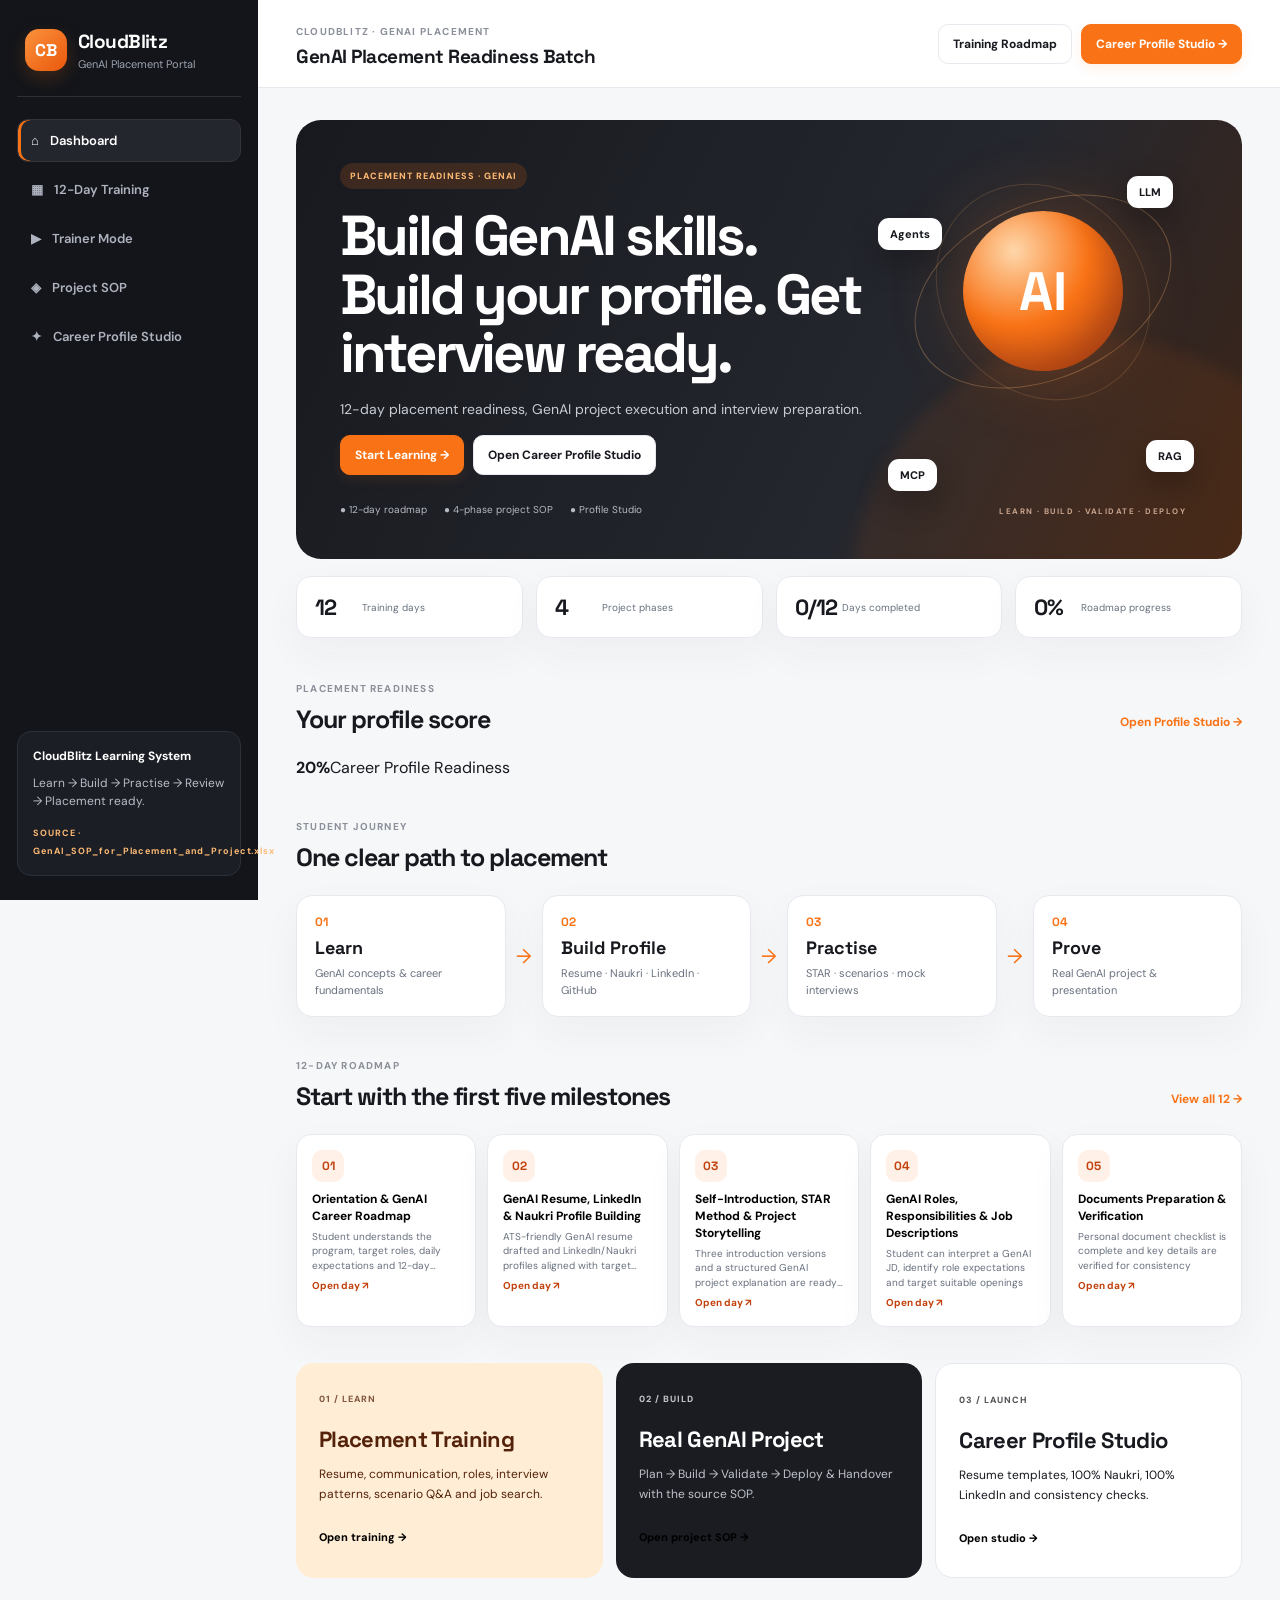
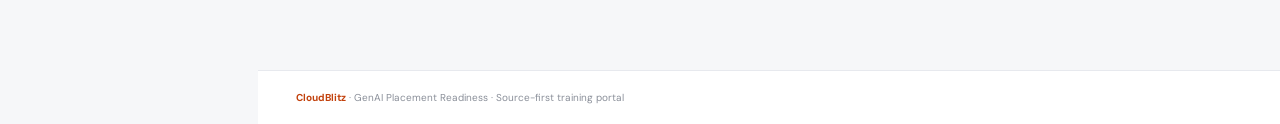
<file: index.html>
<!doctype html>
<html lang="en">
<head>
<meta charset="utf-8">
<meta name="viewport" content="width=device-width,initial-scale=1">
<meta name="theme-color" content="#f97316">
<meta name="description" content="CloudBlitz GenAI Placement Readiness, Interview Preparation and Real GenAI Project SOP Portal.">
<title>CloudBlitz | GenAI Placement Readiness</title>
<link rel="preconnect" href="https://fonts.googleapis.com">
<link rel="preconnect" href="https://fonts.gstatic.com" crossorigin>
<link href="https://fonts.googleapis.com/css2?family=DM+Sans:wght@400;500;600;700&family=Space+Grotesk:wght@500;600;700&display=swap" rel="stylesheet">
<link rel="stylesheet" href="./styles.css?v=20261021-1">
<link rel="stylesheet" href="./enhancements.css?v=20261021-1">
</head>
<body>
<div id="app"><div class="loading">Loading CloudBlitz GenAI Portal…</div></div>
<script src="./data.js?v=20261021-1"></script>
<script src="./app-fixed.js?v=20261021-2"></script>
</body>
</html>
</file>
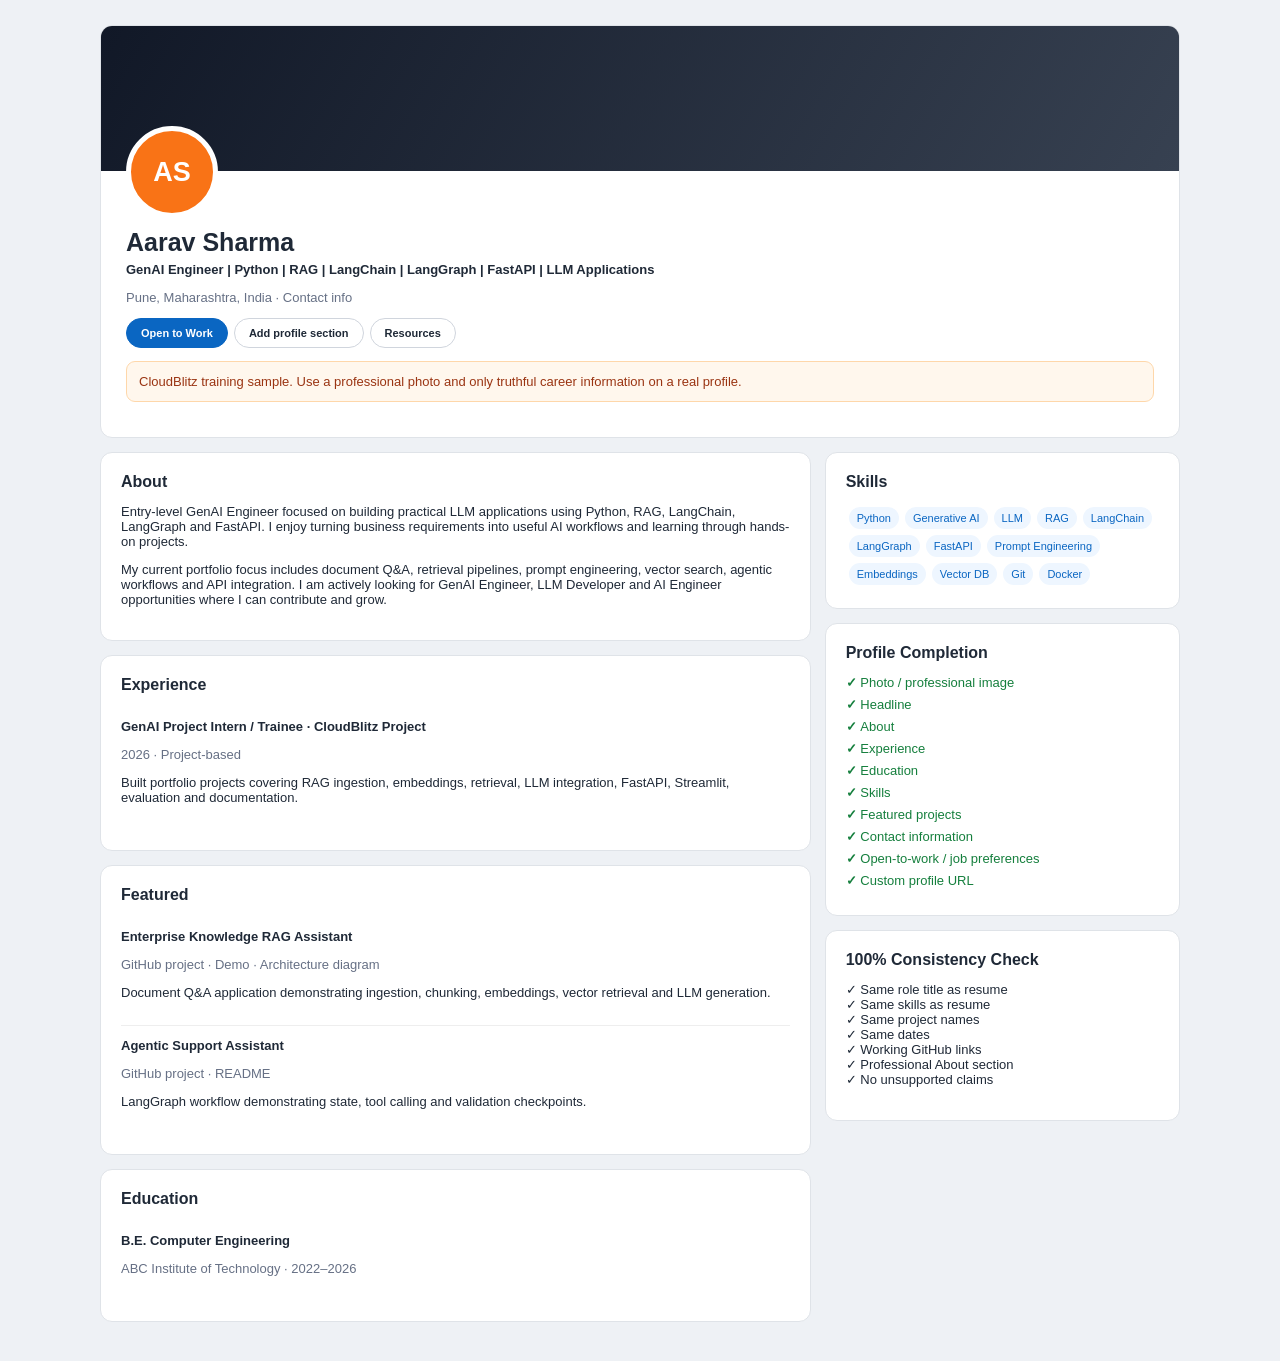
<file: assets/profiles/linkedin-100-percent.html>
<!doctype html><html lang="en"><head><meta charset="utf-8"><meta name="viewport" content="width=device-width,initial-scale=1"><title>CloudBlitz | LinkedIn 100% Profile Blueprint</title><style>*{box-sizing:border-box}body{margin:0;background:#eef1f5;font:13px Arial;color:#1f2937}.wrap{max-width:1080px;margin:25px auto}.hero,.card{background:#fff;border:1px solid #dfe3e8;border-radius:12px;margin-bottom:14px;overflow:hidden}.banner{height:145px;background:linear-gradient(120deg,#111827,#374151)}.profile{padding:0 25px 22px;position:relative}.avatar{width:92px;height:92px;border-radius:50%;background:#f97316;color:white;display:grid;place-items:center;font-size:27px;font-weight:800;border:5px solid white;margin-top:-45px}.profile h1{margin:10px 0 5px;font-size:25px}.headline{font-weight:700}.muted{color:#667085}.actions{margin-top:12px}.btn{display:inline-block;border-radius:20px;padding:8px 14px;margin-right:6px;border:1px solid #d0d5dd;font-weight:700;font-size:11px}.primary{background:#0a66c2;color:white;border-color:#0a66c2}.grid{display:grid;grid-template-columns:2fr 1fr;gap:14px}.card{padding:20px}.card h2{margin:0 0 13px;font-size:16px}.item{padding:12px 0;border-bottom:1px solid #eee}.item:last-child{border:0}.tag{display:inline-block;background:#eef6ff;color:#0a66c2;padding:5px 8px;border-radius:15px;margin:3px;font-size:11px}.check{margin:7px 0;color:#157f3d}.check:before{content:'✓ ';font-weight:700}.note{background:#fff7ed;border:1px solid #fed7aa;padding:12px;border-radius:9px;color:#9a3412}@media(max-width:800px){.grid{grid-template-columns:1fr}.banner{height:110px}}</style></head><body><div class="wrap"><section class="hero"><div class="banner"></div><div class="profile"><div class="avatar">AS</div><h1>Aarav Sharma</h1><div class="headline">GenAI Engineer | Python | RAG | LangChain | LangGraph | FastAPI | LLM Applications</div><p class="muted">Pune, Maharashtra, India · Contact info</p><div class="actions"><span class="btn primary">Open to Work</span><span class="btn">Add profile section</span><span class="btn">Resources</span></div><p class="note">CloudBlitz training sample. Use a professional photo and only truthful career information on a real profile.</p></div></section><div class="grid"><main><section class="card"><h2>About</h2><p>Entry-level GenAI Engineer focused on building practical LLM applications using Python, RAG, LangChain, LangGraph and FastAPI. I enjoy turning business requirements into useful AI workflows and learning through hands-on projects.</p><p>My current portfolio focus includes document Q&A, retrieval pipelines, prompt engineering, vector search, agentic workflows and API integration. I am actively looking for GenAI Engineer, LLM Developer and AI Engineer opportunities where I can contribute and grow.</p></section><section class="card"><h2>Experience</h2><div class="item"><b>GenAI Project Intern / Trainee · CloudBlitz Project</b><p class="muted">2026 · Project-based</p><p>Built portfolio projects covering RAG ingestion, embeddings, retrieval, LLM integration, FastAPI, Streamlit, evaluation and documentation.</p></div></section><section class="card"><h2>Featured</h2><div class="item"><b>Enterprise Knowledge RAG Assistant</b><p class="muted">GitHub project · Demo · Architecture diagram</p><p>Document Q&A application demonstrating ingestion, chunking, embeddings, vector retrieval and LLM generation.</p></div><div class="item"><b>Agentic Support Assistant</b><p class="muted">GitHub project · README</p><p>LangGraph workflow demonstrating state, tool calling and validation checkpoints.</p></div></section><section class="card"><h2>Education</h2><div class="item"><b>B.E. Computer Engineering</b><p class="muted">ABC Institute of Technology · 2022–2026</p></div></section></main><aside><section class="card"><h2>Skills</h2><span class="tag">Python</span><span class="tag">Generative AI</span><span class="tag">LLM</span><span class="tag">RAG</span><span class="tag">LangChain</span><span class="tag">LangGraph</span><span class="tag">FastAPI</span><span class="tag">Prompt Engineering</span><span class="tag">Embeddings</span><span class="tag">Vector DB</span><span class="tag">Git</span><span class="tag">Docker</span></section><section class="card"><h2>Profile Completion</h2><div class="check">Photo / professional image</div><div class="check">Headline</div><div class="check">About</div><div class="check">Experience</div><div class="check">Education</div><div class="check">Skills</div><div class="check">Featured projects</div><div class="check">Contact information</div><div class="check">Open-to-work / job preferences</div><div class="check">Custom profile URL</div></section><section class="card"><h2>100% Consistency Check</h2><p>✓ Same role title as resume<br>✓ Same skills as resume<br>✓ Same project names<br>✓ Same dates<br>✓ Working GitHub links<br>✓ Professional About section<br>✓ No unsupported claims</p></section></aside></div></div></body></html>
</file>
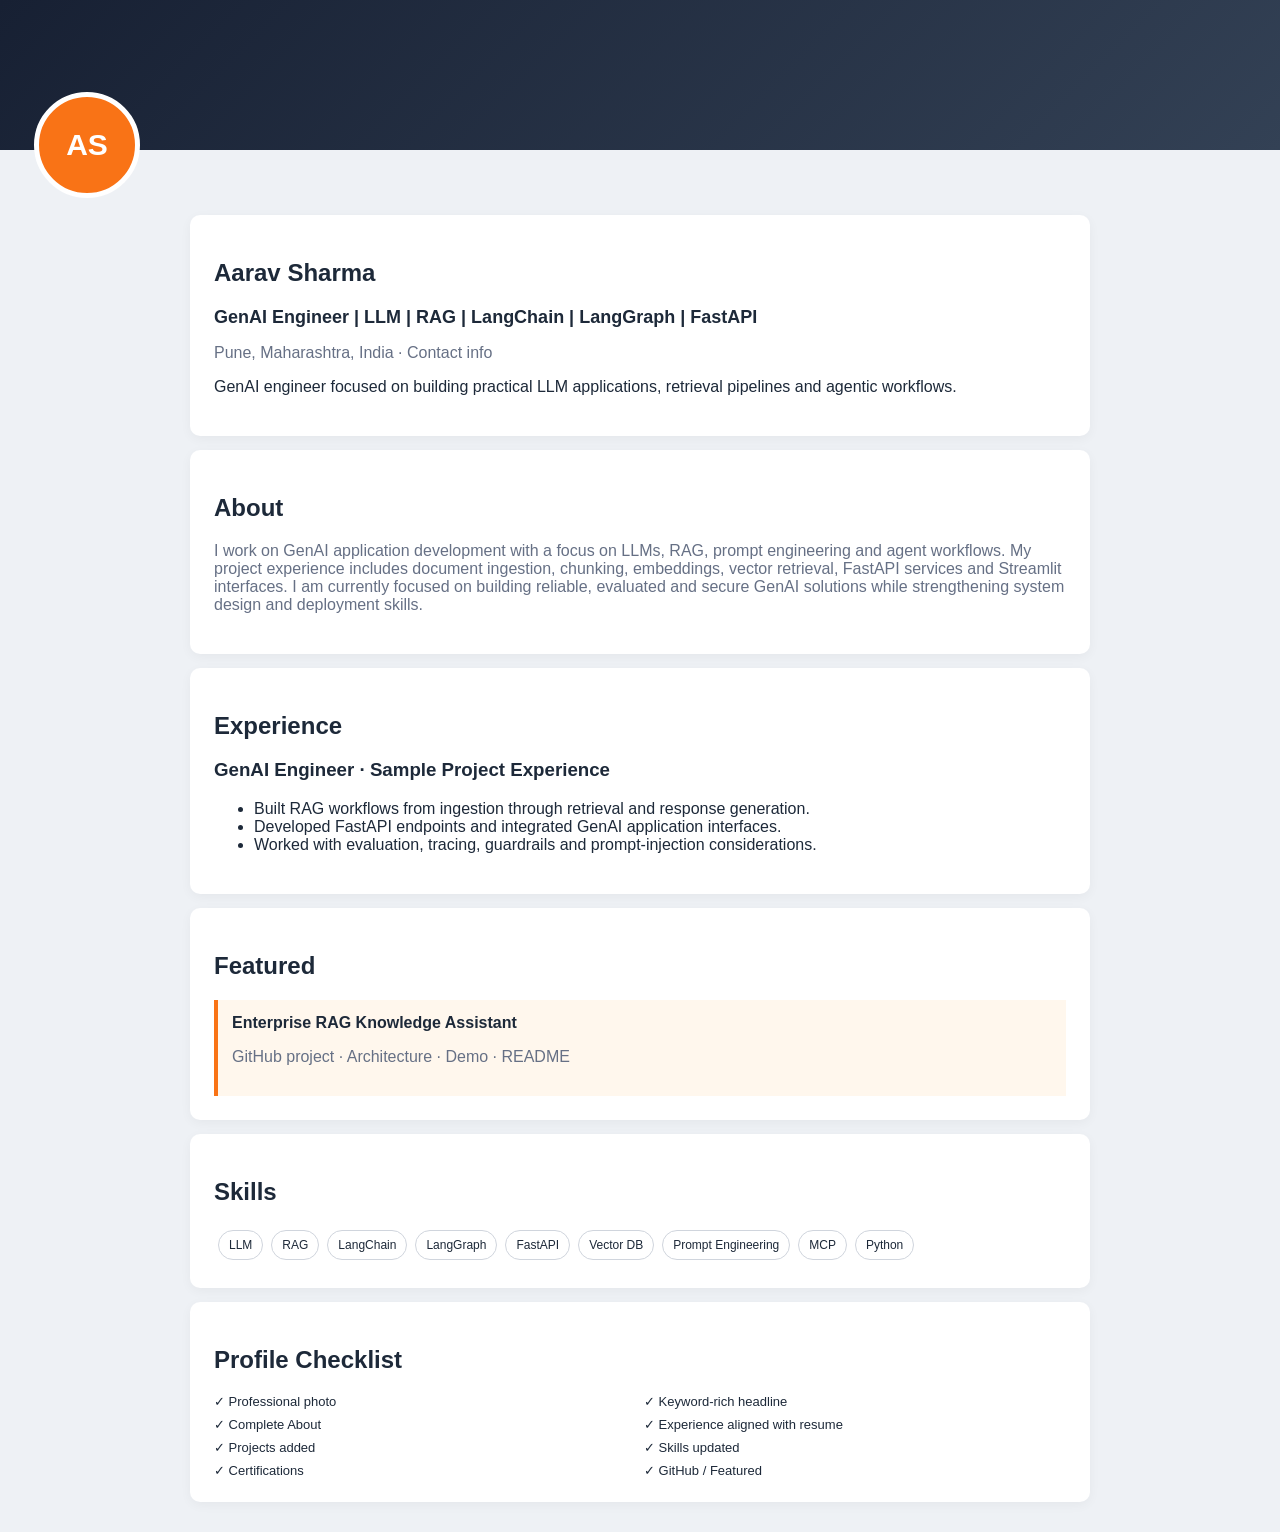
<file: assets/profiles/linkedin-sample.html>
<!doctype html><html lang="en"><head><meta charset="utf-8"><meta name="viewport" content="width=device-width,initial-scale=1"><title>CloudBlitz | Sample LinkedIn GenAI Profile</title><style>body{margin:0;background:#eef1f5;font-family:Arial,sans-serif;color:#1d2939}.top{height:150px;background:linear-gradient(135deg,#172033,#334155);position:relative}.avatar{position:absolute;left:34px;bottom:-48px;width:96px;height:96px;border:5px solid white;border-radius:50%;background:#f97316;color:white;display:grid;place-items:center;font-size:30px;font-weight:800}.wrap{max-width:900px;margin:65px auto 30px}.card{background:#fff;border-radius:10px;padding:24px;margin-bottom:14px;box-shadow:0 3px 12px #0000000b}.headline{font-size:18px;font-weight:700}.muted{color:#667085}.tag{display:inline-block;border:1px solid #d0d5dd;border-radius:20px;padding:7px 10px;margin:4px;font-size:12px}.featured{background:#fff7ed;border-left:4px solid #f97316;padding:14px}.check{display:grid;grid-template-columns:1fr 1fr;gap:8px;font-size:13px}@media(max-width:700px){.wrap{margin:65px 12px 20px}.check{grid-template-columns:1fr}}</style></head><body><div class="top"><div class="avatar">AS</div></div><main class="wrap"><section class="card"><h1>Aarav Sharma</h1><div class="headline">GenAI Engineer | LLM | RAG | LangChain | LangGraph | FastAPI</div><p class="muted">Pune, Maharashtra, India · Contact info</p><p>GenAI engineer focused on building practical LLM applications, retrieval pipelines and agentic workflows.</p></section><section class="card"><h2>About</h2><p class="muted">I work on GenAI application development with a focus on LLMs, RAG, prompt engineering and agent workflows. My project experience includes document ingestion, chunking, embeddings, vector retrieval, FastAPI services and Streamlit interfaces. I am currently focused on building reliable, evaluated and secure GenAI solutions while strengthening system design and deployment skills.</p></section><section class="card"><h2>Experience</h2><h3>GenAI Engineer · Sample Project Experience</h3><ul><li>Built RAG workflows from ingestion through retrieval and response generation.</li><li>Developed FastAPI endpoints and integrated GenAI application interfaces.</li><li>Worked with evaluation, tracing, guardrails and prompt-injection considerations.</li></ul></section><section class="card"><h2>Featured</h2><div class="featured"><b>Enterprise RAG Knowledge Assistant</b><p class="muted">GitHub project · Architecture · Demo · README</p></div></section><section class="card"><h2>Skills</h2><span class="tag">LLM</span><span class="tag">RAG</span><span class="tag">LangChain</span><span class="tag">LangGraph</span><span class="tag">FastAPI</span><span class="tag">Vector DB</span><span class="tag">Prompt Engineering</span><span class="tag">MCP</span><span class="tag">Python</span></section><section class="card"><h2>Profile Checklist</h2><div class="check"><span>✓ Professional photo</span><span>✓ Keyword-rich headline</span><span>✓ Complete About</span><span>✓ Experience aligned with resume</span><span>✓ Projects added</span><span>✓ Skills updated</span><span>✓ Certifications</span><span>✓ GitHub / Featured</span></div></section></main></body></html>
</file>
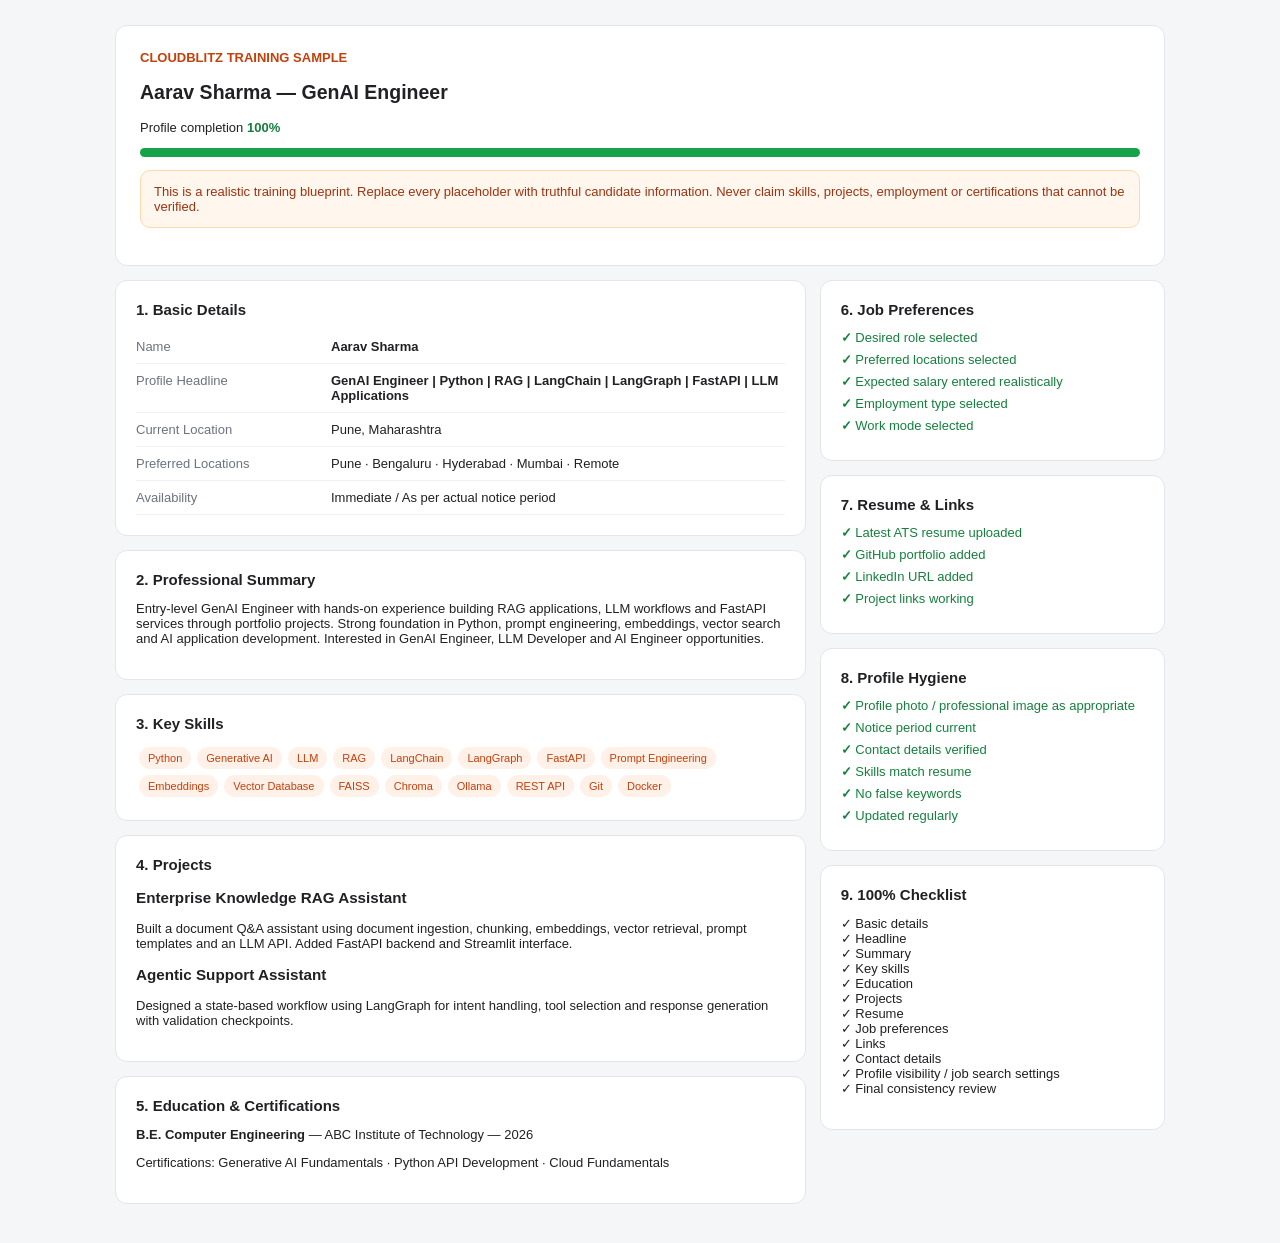
<file: assets/profiles/naukri-100-percent.html>
<!doctype html><html lang="en"><head><meta charset="utf-8"><meta name="viewport" content="width=device-width,initial-scale=1"><title>CloudBlitz | Naukri 100% Profile Blueprint</title><style>*{box-sizing:border-box}body{margin:0;background:#f5f6f8;font:13px Arial;color:#202124}.wrap{max-width:1050px;margin:25px auto}.top,.card{background:#fff;border:1px solid #e3e5e8;border-radius:12px;margin-bottom:14px}.top{padding:24px}.progress{height:9px;background:#e5e7eb;border-radius:20px;overflow:hidden}.progress i{display:block;width:100%;height:100%;background:#16a34a}.grid{display:grid;grid-template-columns:2fr 1fr;gap:14px}.card{padding:20px}.card h2{font-size:15px;margin:0 0 12px}.row{display:grid;grid-template-columns:180px 1fr;gap:15px;padding:9px 0;border-bottom:1px solid #f0f0f0}.label{color:#6b7280}.ok{color:#15803d;font-weight:700}.tag{display:inline-block;background:#fff1e8;color:#c2410c;border-radius:18px;padding:5px 9px;margin:3px;font-size:11px}.note{background:#fff7ed;border:1px solid #fed7aa;padding:13px;border-radius:10px;color:#9a3412}.check{color:#15803d;margin:7px 0}.check:before{content:'✓ ';font-weight:700}@media(max-width:800px){.grid{grid-template-columns:1fr}.row{grid-template-columns:1fr}}</style></head><body><div class="wrap"><section class="top"><b style="color:#c2410c">CLOUDBLITZ TRAINING SAMPLE</b><h1>Aarav Sharma — GenAI Engineer</h1><p>Profile completion <b class="ok">100%</b></p><div class="progress"><i></i></div><p class="note">This is a realistic training blueprint. Replace every placeholder with truthful candidate information. Never claim skills, projects, employment or certifications that cannot be verified.</p></section><div class="grid"><main><section class="card"><h2>1. Basic Details</h2><div class="row"><span class="label">Name</span><b>Aarav Sharma</b></div><div class="row"><span class="label">Profile Headline</span><b>GenAI Engineer | Python | RAG | LangChain | LangGraph | FastAPI | LLM Applications</b></div><div class="row"><span class="label">Current Location</span><span>Pune, Maharashtra</span></div><div class="row"><span class="label">Preferred Locations</span><span>Pune · Bengaluru · Hyderabad · Mumbai · Remote</span></div><div class="row"><span class="label">Availability</span><span>Immediate / As per actual notice period</span></div></section><section class="card"><h2>2. Professional Summary</h2><p>Entry-level GenAI Engineer with hands-on experience building RAG applications, LLM workflows and FastAPI services through portfolio projects. Strong foundation in Python, prompt engineering, embeddings, vector search and AI application development. Interested in GenAI Engineer, LLM Developer and AI Engineer opportunities.</p></section><section class="card"><h2>3. Key Skills</h2><span class="tag">Python</span><span class="tag">Generative AI</span><span class="tag">LLM</span><span class="tag">RAG</span><span class="tag">LangChain</span><span class="tag">LangGraph</span><span class="tag">FastAPI</span><span class="tag">Prompt Engineering</span><span class="tag">Embeddings</span><span class="tag">Vector Database</span><span class="tag">FAISS</span><span class="tag">Chroma</span><span class="tag">Ollama</span><span class="tag">REST API</span><span class="tag">Git</span><span class="tag">Docker</span></section><section class="card"><h2>4. Projects</h2><h3>Enterprise Knowledge RAG Assistant</h3><p>Built a document Q&A assistant using document ingestion, chunking, embeddings, vector retrieval, prompt templates and an LLM API. Added FastAPI backend and Streamlit interface.</p><h3>Agentic Support Assistant</h3><p>Designed a state-based workflow using LangGraph for intent handling, tool selection and response generation with validation checkpoints.</p></section><section class="card"><h2>5. Education & Certifications</h2><p><b>B.E. Computer Engineering</b> — ABC Institute of Technology — 2026</p><p>Certifications: Generative AI Fundamentals · Python API Development · Cloud Fundamentals</p></section></main><aside><section class="card"><h2>6. Job Preferences</h2><div class="check">Desired role selected</div><div class="check">Preferred locations selected</div><div class="check">Expected salary entered realistically</div><div class="check">Employment type selected</div><div class="check">Work mode selected</div></section><section class="card"><h2>7. Resume & Links</h2><div class="check">Latest ATS resume uploaded</div><div class="check">GitHub portfolio added</div><div class="check">LinkedIn URL added</div><div class="check">Project links working</div></section><section class="card"><h2>8. Profile Hygiene</h2><div class="check">Profile photo / professional image as appropriate</div><div class="check">Notice period current</div><div class="check">Contact details verified</div><div class="check">Skills match resume</div><div class="check">No false keywords</div><div class="check">Updated regularly</div></section><section class="card"><h2>9. 100% Checklist</h2><p>✓ Basic details<br>✓ Headline<br>✓ Summary<br>✓ Key skills<br>✓ Education<br>✓ Projects<br>✓ Resume<br>✓ Job preferences<br>✓ Links<br>✓ Contact details<br>✓ Profile visibility / job search settings<br>✓ Final consistency review</p></section></aside></div></div></body></html>
</file>
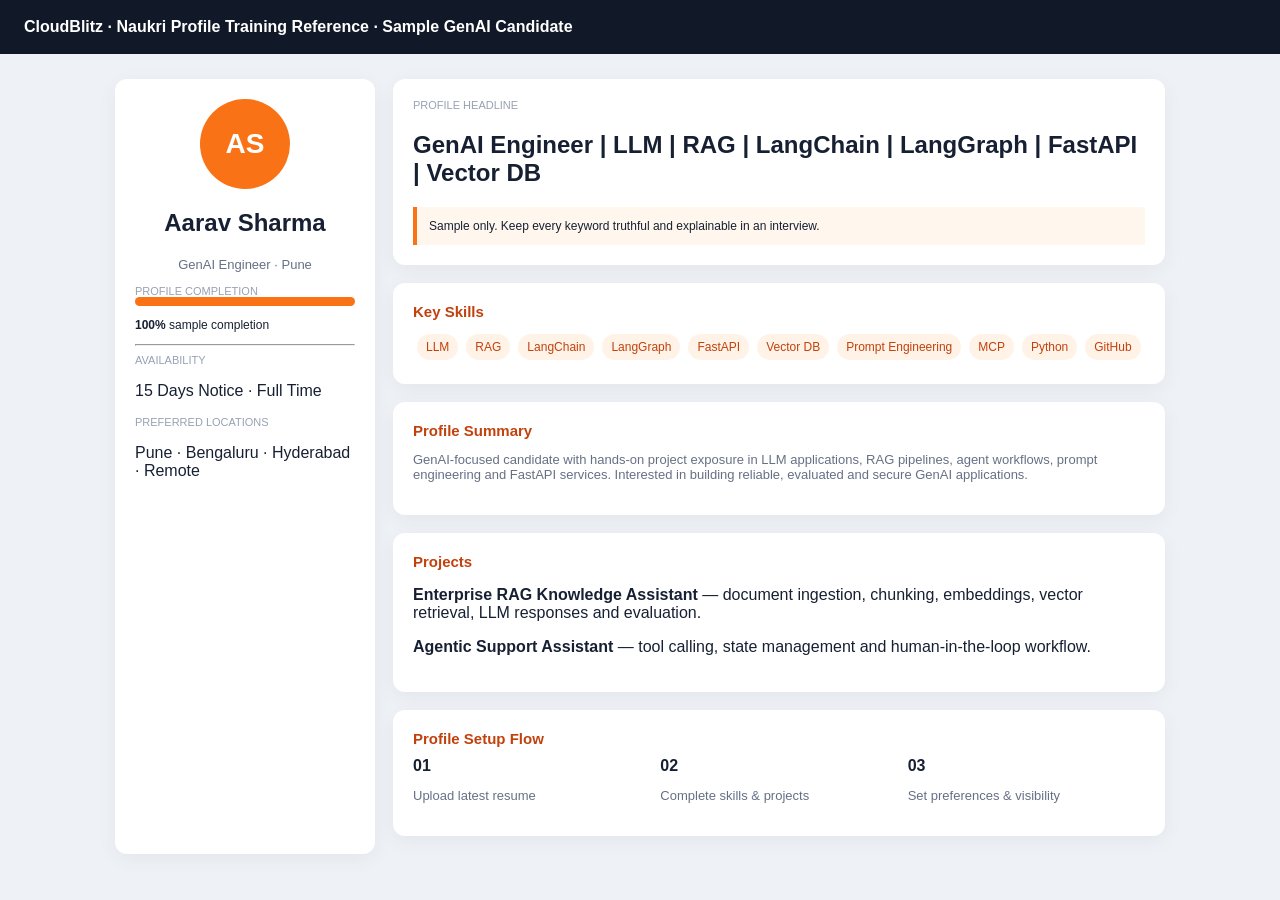
<file: assets/profiles/naukri-sample.html>
<!doctype html><html lang="en"><head><meta charset="utf-8"><meta name="viewport" content="width=device-width,initial-scale=1"><title>CloudBlitz | Sample Naukri GenAI Profile</title><style>body{margin:0;background:#eef2f7;font-family:Arial,sans-serif;color:#172033}.top{background:#111827;color:white;padding:18px 24px;font-weight:700}.wrap{max-width:1050px;margin:25px auto;display:grid;grid-template-columns:260px 1fr;gap:18px}.card{background:white;border-radius:12px;padding:20px;box-shadow:0 5px 20px #0000000d}.avatar{width:90px;height:90px;border-radius:50%;background:#f97316;color:white;display:grid;place-items:center;font-size:28px;font-weight:800;margin:auto}.muted{color:#667085;font-size:13px}.pill{display:inline-block;background:#fff3e8;color:#c2410c;padding:6px 9px;border-radius:16px;margin:4px;font-size:12px}.bar{height:9px;background:#e5e7eb;border-radius:8px;overflow:hidden}.bar i{display:block;width:100%;height:100%;background:#f97316}.section{margin-bottom:18px}.section h3{margin:0 0 10px;font-size:15px;color:#c2410c}.label{font-size:11px;text-transform:uppercase;color:#98a2b3}.value{font-weight:700;margin:4px 0 10px}.notice{background:#fff7ed;border-left:4px solid #f97316;padding:12px;font-size:12px}.flow{display:grid;grid-template-columns:repeat(3,1fr);gap:10px}@media(max-width:800px){.wrap{grid-template-columns:1fr;margin:15px}.flow{grid-template-columns:1fr}}</style></head><body><div class="top">CloudBlitz · Naukri Profile Training Reference · Sample GenAI Candidate</div><div class="wrap"><aside class="card"><div class="avatar">AS</div><h2 style="text-align:center">Aarav Sharma</h2><p class="muted" style="text-align:center">GenAI Engineer · Pune</p><div class="label">Profile Completion</div><div class="bar"><i></i></div><p style="font-size:12px"><b>100%</b> sample completion</p><hr><div class="label">Availability</div><p>15 Days Notice · Full Time</p><div class="label">Preferred Locations</div><p>Pune · Bengaluru · Hyderabad · Remote</p></aside><main><div class="card section"><div class="label">Profile Headline</div><h2>GenAI Engineer | LLM | RAG | LangChain | LangGraph | FastAPI | Vector DB</h2><div class="notice">Sample only. Keep every keyword truthful and explainable in an interview.</div></div><div class="card section"><h3>Key Skills</h3><span class="pill">LLM</span><span class="pill">RAG</span><span class="pill">LangChain</span><span class="pill">LangGraph</span><span class="pill">FastAPI</span><span class="pill">Vector DB</span><span class="pill">Prompt Engineering</span><span class="pill">MCP</span><span class="pill">Python</span><span class="pill">GitHub</span></div><div class="card section"><h3>Profile Summary</h3><p class="muted">GenAI-focused candidate with hands-on project exposure in LLM applications, RAG pipelines, agent workflows, prompt engineering and FastAPI services. Interested in building reliable, evaluated and secure GenAI applications.</p></div><div class="card section"><h3>Projects</h3><p><b>Enterprise RAG Knowledge Assistant</b> — document ingestion, chunking, embeddings, vector retrieval, LLM responses and evaluation.</p><p><b>Agentic Support Assistant</b> — tool calling, state management and human-in-the-loop workflow.</p></div><div class="card section"><h3>Profile Setup Flow</h3><div class="flow"><div><b>01</b><p class="muted">Upload latest resume</p></div><div><b>02</b><p class="muted">Complete skills & projects</p></div><div><b>03</b><p class="muted">Set preferences & visibility</p></div></div></div></main></div></body></html>
</file>
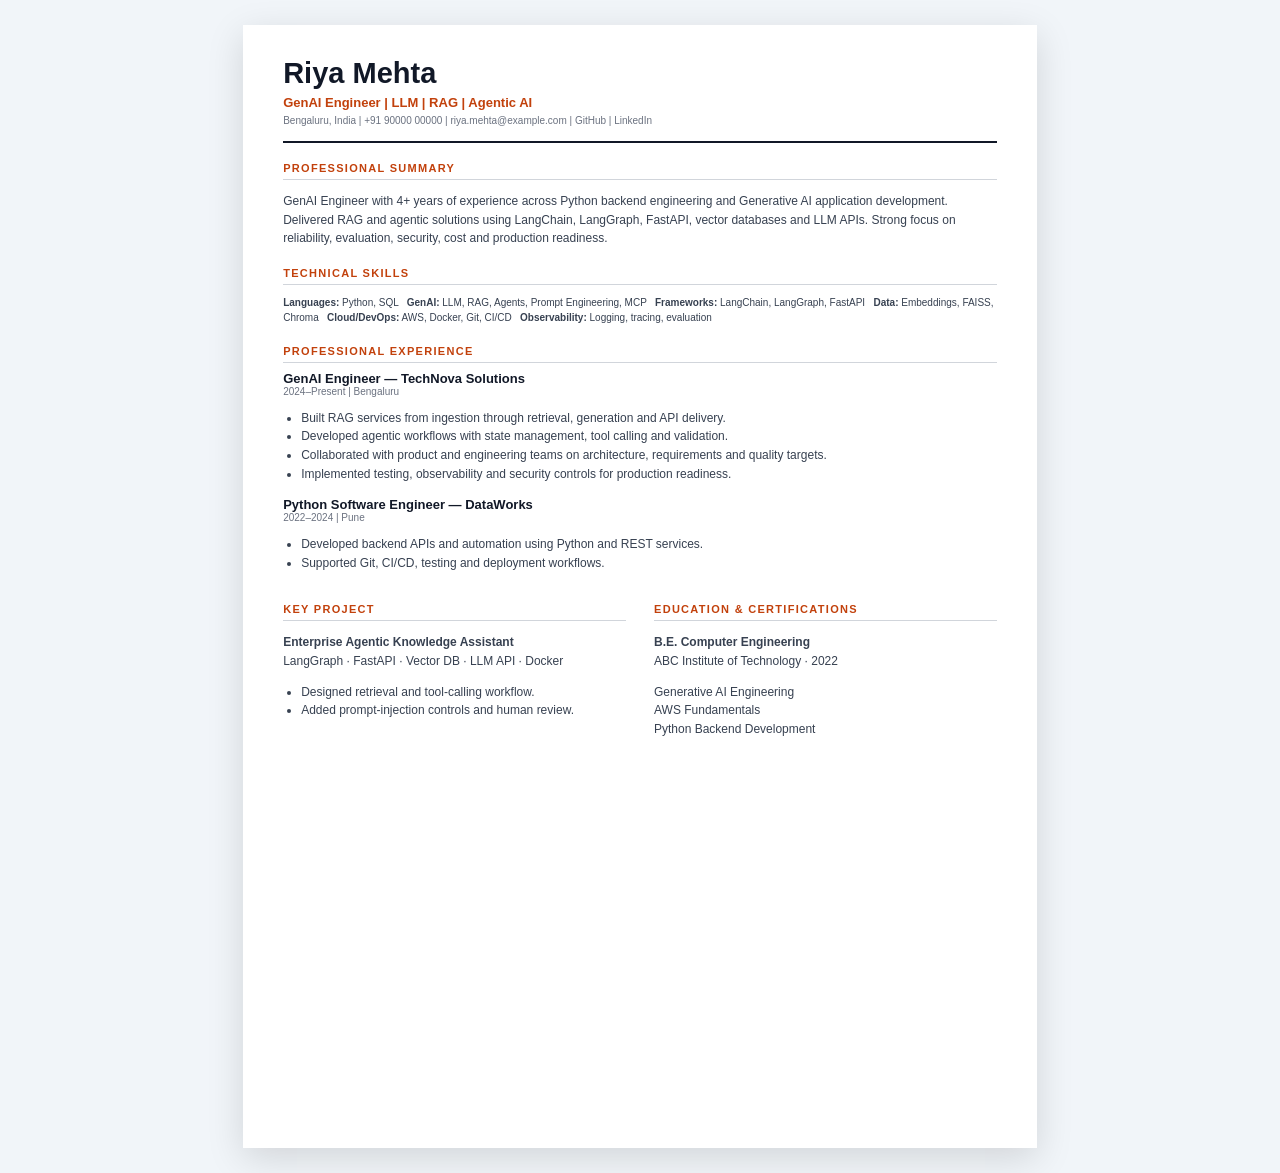
<file: assets/resumes/experienced-ats-canva.html>
<!doctype html><html><head><meta charset="utf-8"><meta name="viewport" content="width=device-width,initial-scale=1"><title>CloudBlitz | GenAI Experienced Resume — ATS</title><style>*{box-sizing:border-box}body{margin:0;background:#f1f5f9;font:12px Arial;color:#111827}.resume{width:210mm;min-height:297mm;margin:25px auto;background:white;padding:32px 40px;box-shadow:0 10px 35px #0002}.top{border-bottom:2px solid #111827;padding-bottom:15px}.top h1{margin:0;font-size:29px}.top h2{margin:5px 0;color:#c2410c;font-size:13px}.contact{font-size:10px;color:#6b7280}.section{margin-top:19px}.section h3{font-size:11px;text-transform:uppercase;letter-spacing:1.3px;margin:0 0 8px;color:#c2410c;border-bottom:1px solid #d1d5db;padding-bottom:5px}.section p,.section li{line-height:1.55;color:#374151}.section ul{padding-left:18px}.job-title{font-size:13px;font-weight:700}.meta{font-size:10px;color:#6b7280}.two{display:grid;grid-template-columns:1fr 1fr;gap:28px}.keywords{font-size:10px;line-height:1.7}@media print{body{background:white}.resume{margin:0;box-shadow:none}}@media(max-width:800px){.resume{width:100%;margin:0;padding:25px}.two{grid-template-columns:1fr}}</style></head><body><article class="resume"><header class="top"><h1>Riya Mehta</h1><h2>GenAI Engineer | LLM | RAG | Agentic AI</h2><div class="contact">Bengaluru, India | +91 90000 00000 | riya.mehta@example.com | GitHub | LinkedIn</div></header><section class="section"><h3>Professional Summary</h3><p>GenAI Engineer with 4+ years of experience across Python backend engineering and Generative AI application development. Delivered RAG and agentic solutions using LangChain, LangGraph, FastAPI, vector databases and LLM APIs. Strong focus on reliability, evaluation, security, cost and production readiness.</p></section><section class="section"><h3>Technical Skills</h3><p class="keywords"><b>Languages:</b> Python, SQL &nbsp; <b>GenAI:</b> LLM, RAG, Agents, Prompt Engineering, MCP &nbsp; <b>Frameworks:</b> LangChain, LangGraph, FastAPI &nbsp; <b>Data:</b> Embeddings, FAISS, Chroma &nbsp; <b>Cloud/DevOps:</b> AWS, Docker, Git, CI/CD &nbsp; <b>Observability:</b> Logging, tracing, evaluation</p></section><section class="section"><h3>Professional Experience</h3><div><div class="job-title">GenAI Engineer — TechNova Solutions</div><div class="meta">2024–Present | Bengaluru</div><ul><li>Built RAG services from ingestion through retrieval, generation and API delivery.</li><li>Developed agentic workflows with state management, tool calling and validation.</li><li>Collaborated with product and engineering teams on architecture, requirements and quality targets.</li><li>Implemented testing, observability and security controls for production readiness.</li></ul></div><div style="margin-top:14px"><div class="job-title">Python Software Engineer — DataWorks</div><div class="meta">2022–2024 | Pune</div><ul><li>Developed backend APIs and automation using Python and REST services.</li><li>Supported Git, CI/CD, testing and deployment workflows.</li></ul></div></section><div class="two"><section class="section"><h3>Key Project</h3><p><b>Enterprise Agentic Knowledge Assistant</b><br>LangGraph · FastAPI · Vector DB · LLM API · Docker</p><ul><li>Designed retrieval and tool-calling workflow.</li><li>Added prompt-injection controls and human review.</li></ul></section><section class="section"><h3>Education & Certifications</h3><p><b>B.E. Computer Engineering</b><br>ABC Institute of Technology · 2022</p><p>Generative AI Engineering<br>AWS Fundamentals<br>Python Backend Development</p></section></div></article></body></html>
</file>
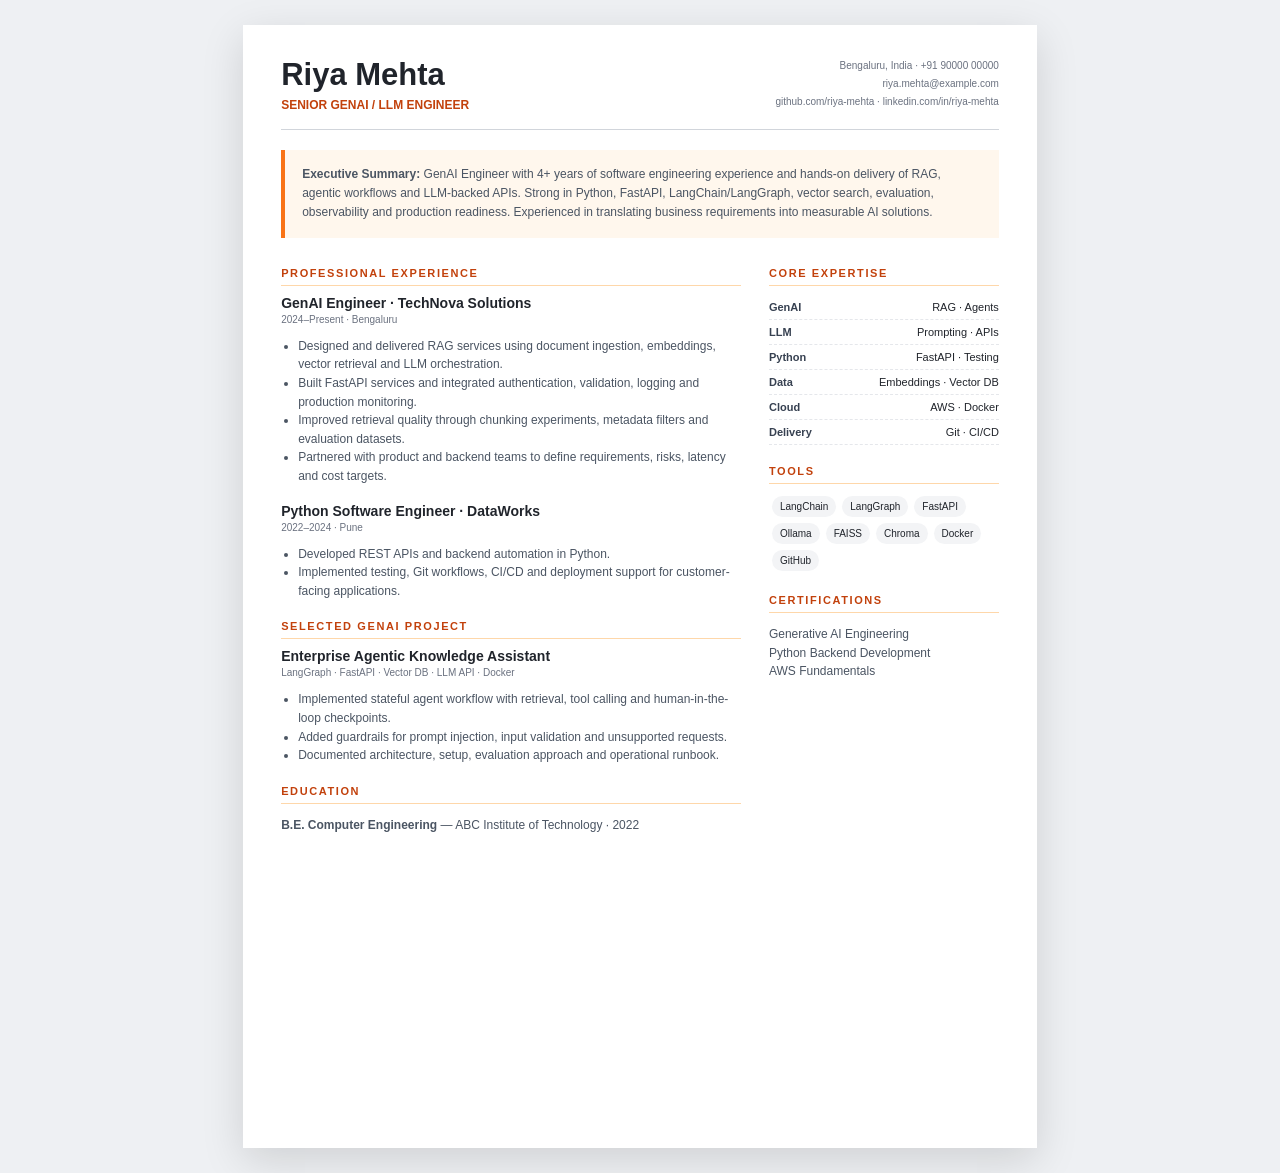
<file: assets/resumes/experienced-executive-canva.html>
<!doctype html><html lang="en"><head><meta charset="utf-8"><meta name="viewport" content="width=device-width,initial-scale=1"><title>CloudBlitz | GenAI Experienced Resume — Executive</title><style>*{box-sizing:border-box}body{margin:0;background:#eef0f3;font:12px Arial;color:#20242b}.resume{width:210mm;min-height:297mm;margin:25px auto;background:#fff;padding:32px 38px;box-shadow:0 12px 40px #0002}.header{display:flex;justify-content:space-between;gap:20px;border-bottom:1px solid #d1d5db;padding-bottom:17px}.name{font-size:31px;font-weight:800}.role{color:#c2410c;font-weight:700;margin-top:5px}.contact{text-align:right;color:#6b7280;font-size:10px;line-height:1.8}.summary{margin:20px 0;padding:15px 17px;background:#fff7ed;border-left:4px solid #f97316;line-height:1.6;color:#4b5563}.columns{display:grid;grid-template-columns:2fr 1fr;gap:28px}.section{margin:0 0 20px}.section h2{font-size:11px;text-transform:uppercase;letter-spacing:1.6px;color:#c2410c;border-bottom:1px solid #fed7aa;padding-bottom:6px}.job{margin-bottom:17px}.job h3{margin:0 0 3px;font-size:14px}.meta{font-size:10px;color:#6b7280}.job ul{padding-left:17px}.job li,.section p{line-height:1.55;color:#4b5563}.skill{display:flex;justify-content:space-between;border-bottom:1px dashed #e5e7eb;padding:6px 0;font-size:11px}.skill b{color:#374151}.pill{display:inline-block;background:#f3f4f6;border-radius:20px;padding:5px 8px;margin:3px;font-size:10px}@media print{body{background:#fff}.resume{margin:0;box-shadow:none}}@media(max-width:850px){.resume{width:100%;margin:0;padding:24px}.header{display:block}.contact{text-align:left;margin-top:8px}.columns{grid-template-columns:1fr}}</style></head><body><div class="resume"><header class="header"><div><div class="name">Riya Mehta</div><div class="role">SENIOR GENAI / LLM ENGINEER</div></div><div class="contact">Bengaluru, India · +91 90000 00000<br>riya.mehta@example.com<br>github.com/riya-mehta · linkedin.com/in/riya-mehta</div></header><div class="summary"><b>Executive Summary:</b> GenAI Engineer with 4+ years of software engineering experience and hands-on delivery of RAG, agentic workflows and LLM-backed APIs. Strong in Python, FastAPI, LangChain/LangGraph, vector search, evaluation, observability and production readiness. Experienced in translating business requirements into measurable AI solutions.</div><div class="columns"><main><section class="section"><h2>Professional Experience</h2><div class="job"><h3>GenAI Engineer · TechNova Solutions</h3><div class="meta">2024–Present · Bengaluru</div><ul><li>Designed and delivered RAG services using document ingestion, embeddings, vector retrieval and LLM orchestration.</li><li>Built FastAPI services and integrated authentication, validation, logging and production monitoring.</li><li>Improved retrieval quality through chunking experiments, metadata filters and evaluation datasets.</li><li>Partnered with product and backend teams to define requirements, risks, latency and cost targets.</li></ul></div><div class="job"><h3>Python Software Engineer · DataWorks</h3><div class="meta">2022–2024 · Pune</div><ul><li>Developed REST APIs and backend automation in Python.</li><li>Implemented testing, Git workflows, CI/CD and deployment support for customer-facing applications.</li></ul></div></section><section class="section"><h2>Selected GenAI Project</h2><div class="job"><h3>Enterprise Agentic Knowledge Assistant</h3><div class="meta">LangGraph · FastAPI · Vector DB · LLM API · Docker</div><ul><li>Implemented stateful agent workflow with retrieval, tool calling and human-in-the-loop checkpoints.</li><li>Added guardrails for prompt injection, input validation and unsupported requests.</li><li>Documented architecture, setup, evaluation approach and operational runbook.</li></ul></div></section><section class="section"><h2>Education</h2><p><b>B.E. Computer Engineering</b> — ABC Institute of Technology · 2022</p></section></main><aside><section class="section"><h2>Core Expertise</h2><div class="skill"><b>GenAI</b><span>RAG · Agents</span></div><div class="skill"><b>LLM</b><span>Prompting · APIs</span></div><div class="skill"><b>Python</b><span>FastAPI · Testing</span></div><div class="skill"><b>Data</b><span>Embeddings · Vector DB</span></div><div class="skill"><b>Cloud</b><span>AWS · Docker</span></div><div class="skill"><b>Delivery</b><span>Git · CI/CD</span></div></section><section class="section"><h2>Tools</h2><span class="pill">LangChain</span><span class="pill">LangGraph</span><span class="pill">FastAPI</span><span class="pill">Ollama</span><span class="pill">FAISS</span><span class="pill">Chroma</span><span class="pill">Docker</span><span class="pill">GitHub</span></section><section class="section"><h2>Certifications</h2><p>Generative AI Engineering<br>Python Backend Development<br>AWS Fundamentals</p></section></aside></div></div></body></html>
</file>
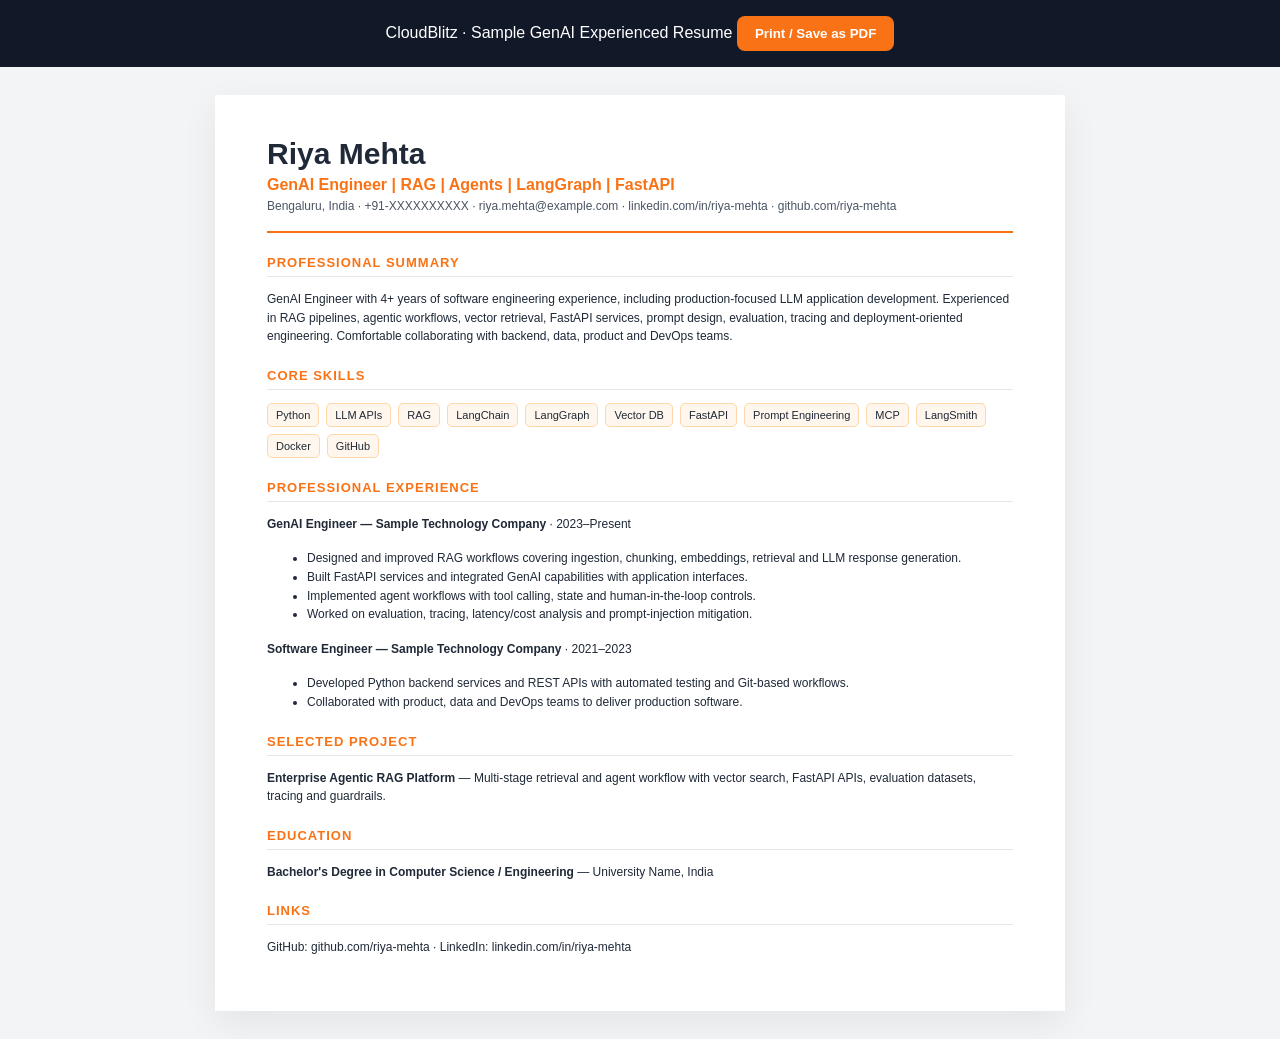
<file: assets/resumes/experienced-resume.html>
<!doctype html><html lang="en"><head><meta charset="utf-8"><meta name="viewport" content="width=device-width,initial-scale=1"><title>CloudBlitz | Sample GenAI Experienced Resume</title><style>body{margin:0;background:#f3f4f6;font-family:Arial,sans-serif;color:#1f2937}.toolbar{padding:16px;text-align:center;background:#111827;color:white}.toolbar button{background:#f97316;color:white;border:0;padding:10px 18px;border-radius:8px;font-weight:700}.resume{width:min(850px,92%);margin:28px auto;background:#fff;padding:42px 52px;box-sizing:border-box;box-shadow:0 12px 35px #0001}.head{border-bottom:2px solid #f97316;padding-bottom:18px}.head h1{margin:0;font-size:30px}.head h2{margin:5px 0;color:#f97316;font-size:16px}.contact{font-size:12px;color:#4b5563}.section{margin-top:22px}.section h3{font-size:13px;letter-spacing:1px;color:#f97316;border-bottom:1px solid #e5e7eb;padding-bottom:6px}.section p,.section li{font-size:12px;line-height:1.55}.tags{display:flex;flex-wrap:wrap;gap:7px}.tag{font-size:11px;background:#fff7ed;border:1px solid #fed7aa;padding:5px 8px;border-radius:5px}@media print{.toolbar{display:none}.resume{box-shadow:none;margin:0;width:100%;padding:30px}}</style></head><body><div class="toolbar">CloudBlitz · Sample GenAI Experienced Resume <button onclick="window.print()">Print / Save as PDF</button></div><main class="resume"><div class="head"><h1>Riya Mehta</h1><h2>GenAI Engineer | RAG | Agents | LangGraph | FastAPI</h2><div class="contact">Bengaluru, India · +91-XXXXXXXXXX · riya.mehta@example.com · linkedin.com/in/riya-mehta · github.com/riya-mehta</div></div><div class="section"><h3>PROFESSIONAL SUMMARY</h3><p>GenAI Engineer with 4+ years of software engineering experience, including production-focused LLM application development. Experienced in RAG pipelines, agentic workflows, vector retrieval, FastAPI services, prompt design, evaluation, tracing and deployment-oriented engineering. Comfortable collaborating with backend, data, product and DevOps teams.</p></div><div class="section"><h3>CORE SKILLS</h3><div class="tags"><span class="tag">Python</span><span class="tag">LLM APIs</span><span class="tag">RAG</span><span class="tag">LangChain</span><span class="tag">LangGraph</span><span class="tag">Vector DB</span><span class="tag">FastAPI</span><span class="tag">Prompt Engineering</span><span class="tag">MCP</span><span class="tag">LangSmith</span><span class="tag">Docker</span><span class="tag">GitHub</span></div></div><div class="section"><h3>PROFESSIONAL EXPERIENCE</h3><p><b>GenAI Engineer — Sample Technology Company</b> · 2023–Present</p><ul><li>Designed and improved RAG workflows covering ingestion, chunking, embeddings, retrieval and LLM response generation.</li><li>Built FastAPI services and integrated GenAI capabilities with application interfaces.</li><li>Implemented agent workflows with tool calling, state and human-in-the-loop controls.</li><li>Worked on evaluation, tracing, latency/cost analysis and prompt-injection mitigation.</li></ul><p><b>Software Engineer — Sample Technology Company</b> · 2021–2023</p><ul><li>Developed Python backend services and REST APIs with automated testing and Git-based workflows.</li><li>Collaborated with product, data and DevOps teams to deliver production software.</li></ul></div><div class="section"><h3>SELECTED PROJECT</h3><p><b>Enterprise Agentic RAG Platform</b> — Multi-stage retrieval and agent workflow with vector search, FastAPI APIs, evaluation datasets, tracing and guardrails.</p></div><div class="section"><h3>EDUCATION</h3><p><b>Bachelor's Degree in Computer Science / Engineering</b> — University Name, India</p></div><div class="section"><h3>LINKS</h3><p>GitHub: github.com/riya-mehta · LinkedIn: linkedin.com/in/riya-mehta</p></div></main></body></html>
</file>
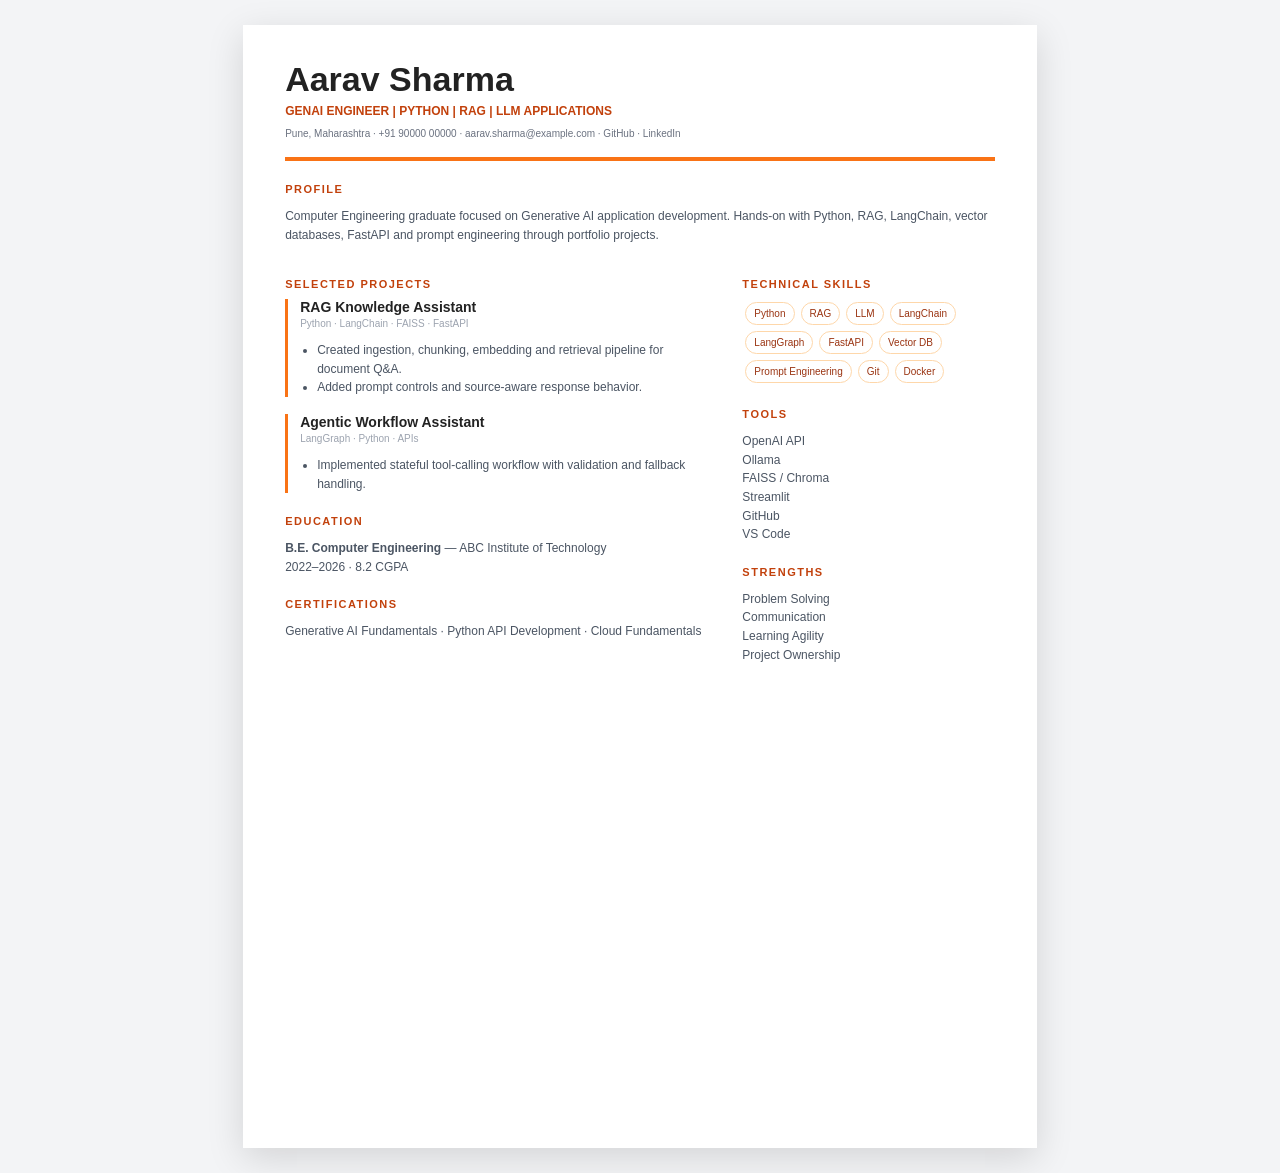
<file: assets/resumes/fresher-minimal-canva.html>
<!doctype html><html><head><meta charset="utf-8"><meta name="viewport" content="width=device-width,initial-scale=1"><title>CloudBlitz | Fresher Resume — Minimal</title><style>*{box-sizing:border-box}body{margin:0;background:#f3f4f6;font:12px Arial;color:#222}.resume{width:210mm;min-height:297mm;margin:25px auto;background:#fff;padding:35px 42px;box-shadow:0 10px 35px #0002}.top{border-bottom:4px solid #f97316;padding-bottom:18px}.name{font-size:34px;font-weight:800}.role{color:#c2410c;font-weight:700;margin-top:5px}.contact{font-size:10px;color:#6b7280;margin-top:10px}.grid{display:grid;grid-template-columns:1.7fr 1fr;gap:28px}.section{margin-top:22px}.section h2{font-size:11px;text-transform:uppercase;letter-spacing:1.5px;color:#c2410c;margin:0 0 9px}.section p,.section li{line-height:1.55;color:#4b5563}.section ul{padding-left:17px}.skill{display:inline-block;border:1px solid #fed7aa;border-radius:20px;padding:5px 8px;margin:3px;color:#9a3412;font-size:10px}.project{border-left:3px solid #f97316;padding-left:12px;margin-bottom:17px}.project h3{margin:0 0 3px;font-size:14px}.meta{font-size:10px;color:#9ca3af}@media print{body{background:#fff}.resume{margin:0;box-shadow:none}}@media(max-width:800px){.resume{width:100%;margin:0;padding:25px}.grid{grid-template-columns:1fr}}</style></head><body><div class="resume"><header class="top"><div class="name">Aarav Sharma</div><div class="role">GENAI ENGINEER | PYTHON | RAG | LLM APPLICATIONS</div><div class="contact">Pune, Maharashtra · +91 90000 00000 · aarav.sharma@example.com · GitHub · LinkedIn</div></header><section class="section"><h2>Profile</h2><p>Computer Engineering graduate focused on Generative AI application development. Hands-on with Python, RAG, LangChain, vector databases, FastAPI and prompt engineering through portfolio projects.</p></section><div class="grid"><main><section class="section"><h2>Selected Projects</h2><div class="project"><h3>RAG Knowledge Assistant</h3><div class="meta">Python · LangChain · FAISS · FastAPI</div><ul><li>Created ingestion, chunking, embedding and retrieval pipeline for document Q&A.</li><li>Added prompt controls and source-aware response behavior.</li></ul></div><div class="project"><h3>Agentic Workflow Assistant</h3><div class="meta">LangGraph · Python · APIs</div><ul><li>Implemented stateful tool-calling workflow with validation and fallback handling.</li></ul></div></section><section class="section"><h2>Education</h2><p><b>B.E. Computer Engineering</b> — ABC Institute of Technology<br>2022–2026 · 8.2 CGPA</p></section><section class="section"><h2>Certifications</h2><p>Generative AI Fundamentals · Python API Development · Cloud Fundamentals</p></section></main><aside><section class="section"><h2>Technical Skills</h2><span class="skill">Python</span><span class="skill">RAG</span><span class="skill">LLM</span><span class="skill">LangChain</span><span class="skill">LangGraph</span><span class="skill">FastAPI</span><span class="skill">Vector DB</span><span class="skill">Prompt Engineering</span><span class="skill">Git</span><span class="skill">Docker</span></section><section class="section"><h2>Tools</h2><p>OpenAI API<br>Ollama<br>FAISS / Chroma<br>Streamlit<br>GitHub<br>VS Code</p></section><section class="section"><h2>Strengths</h2><p>Problem Solving<br>Communication<br>Learning Agility<br>Project Ownership</p></section></aside></div></div></body></html>
</file>
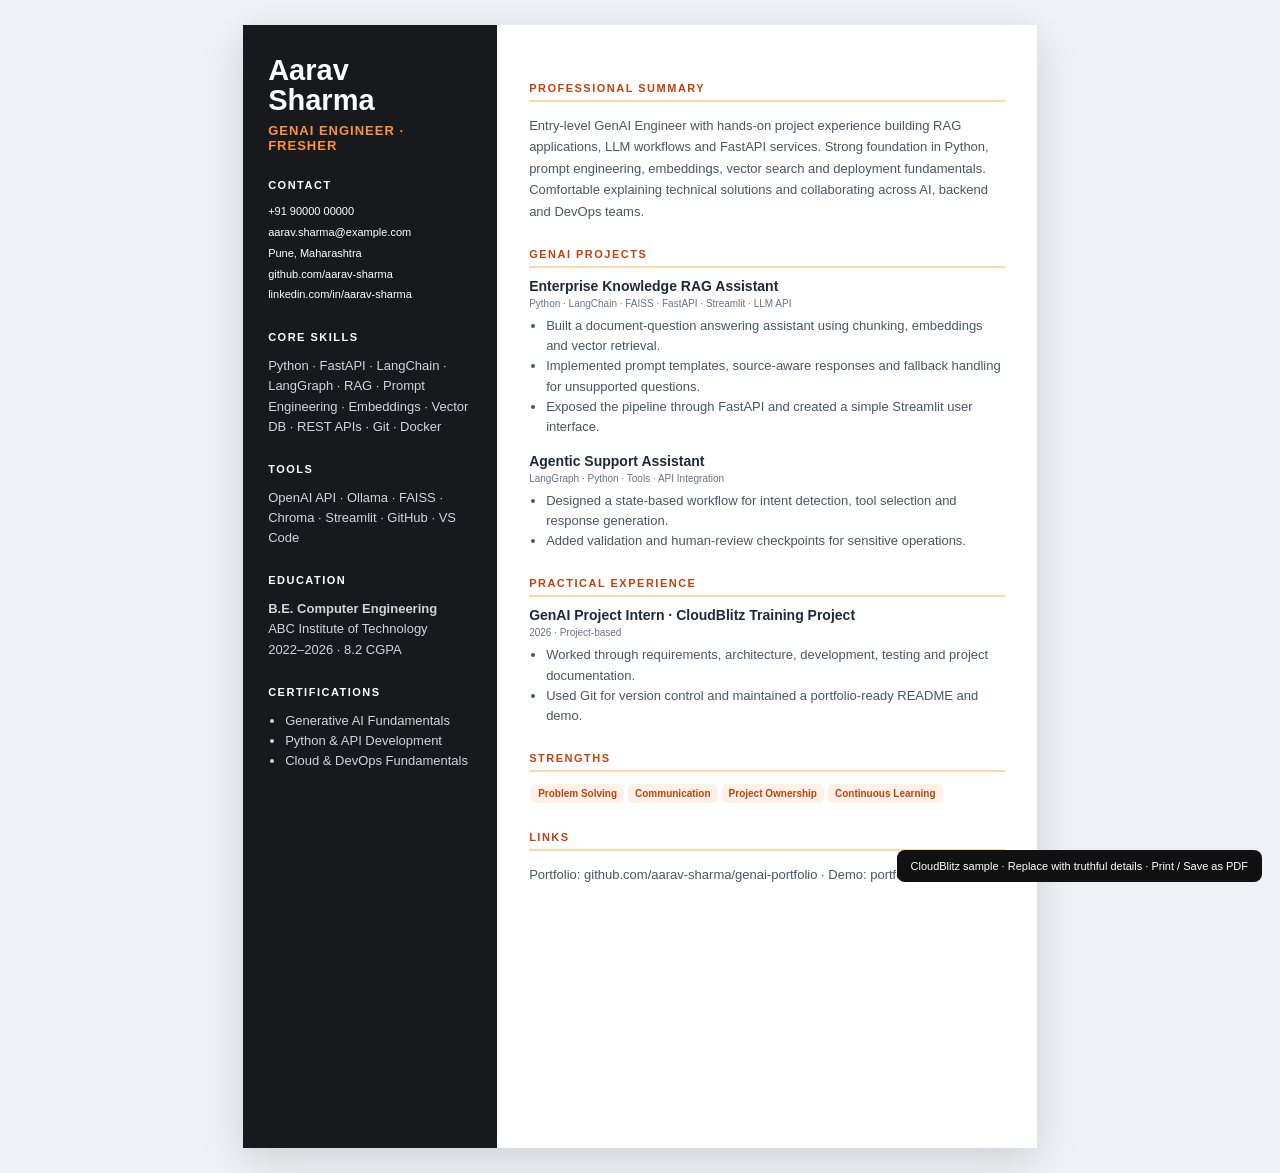
<file: assets/resumes/fresher-modern-canva.html>
<!doctype html><html lang="en"><head><meta charset="utf-8"><meta name="viewport" content="width=device-width,initial-scale=1"><title>CloudBlitz | GenAI Fresher Resume — Modern</title><style>*{box-sizing:border-box}body{margin:0;background:#eef1f5;font:13px Arial;color:#1f2937}.resume{width:210mm;min-height:297mm;margin:25px auto;background:#fff;display:grid;grid-template-columns:32% 68%;box-shadow:0 12px 40px #0002}.side{background:#17191d;color:#fff;padding:30px 25px}.side h1{font-size:29px;line-height:1.05;margin:0 0 7px}.role{color:#fb923c;font-weight:700;letter-spacing:1px}.side h2,.main h2{font-size:11px;letter-spacing:1.5px;text-transform:uppercase;margin:26px 0 10px}.side p,.side li{color:#d1d5db;line-height:1.55}.side ul{padding-left:17px}.contact{font-size:11px;line-height:1.9}.main{padding:31px 32px}.main .intro{font-size:13px;line-height:1.65;color:#4b5563}.main h2{color:#c2410c;border-bottom:2px solid #fed7aa;padding-bottom:6px}.item{margin:0 0 16px}.item h3{margin:0 0 4px;font-size:14px}.meta{font-size:10px;color:#6b7280}.item p,.item li{line-height:1.55;color:#4b5563}.item ul{padding-left:17px;margin:7px 0}.tag{display:inline-block;background:#fff1e8;color:#c2410c;padding:4px 7px;border-radius:5px;font-size:10px;font-weight:700;margin:2px}.note{position:fixed;right:18px;bottom:18px;background:#111;color:#fff;padding:10px 14px;border-radius:8px;font-size:11px}@media print{body{background:#fff}.resume{margin:0;box-shadow:none}.note{display:none}}@media(max-width:900px){.resume{width:100%;grid-template-columns:1fr}.side{padding:25px}.main{padding:25px}}</style></head><body><div class="resume"><aside class="side"><h1>Aarav<br>Sharma</h1><div class="role">GENAI ENGINEER · FRESHER</div><h2>Contact</h2><div class="contact">+91 90000 00000<br>aarav.sharma@example.com<br>Pune, Maharashtra<br>github.com/aarav-sharma<br>linkedin.com/in/aarav-sharma</div><h2>Core Skills</h2><p>Python · FastAPI · LangChain · LangGraph · RAG · Prompt Engineering · Embeddings · Vector DB · REST APIs · Git · Docker</p><h2>Tools</h2><p>OpenAI API · Ollama · FAISS · Chroma · Streamlit · GitHub · VS Code</p><h2>Education</h2><p><b>B.E. Computer Engineering</b><br>ABC Institute of Technology<br>2022–2026 · 8.2 CGPA</p><h2>Certifications</h2><ul><li>Generative AI Fundamentals</li><li>Python & API Development</li><li>Cloud & DevOps Fundamentals</li></ul></aside><main class="main"><h2>Professional Summary</h2><p class="intro">Entry-level GenAI Engineer with hands-on project experience building RAG applications, LLM workflows and FastAPI services. Strong foundation in Python, prompt engineering, embeddings, vector search and deployment fundamentals. Comfortable explaining technical solutions and collaborating across AI, backend and DevOps teams.</p><h2>GenAI Projects</h2><div class="item"><h3>Enterprise Knowledge RAG Assistant</h3><div class="meta">Python · LangChain · FAISS · FastAPI · Streamlit · LLM API</div><ul><li>Built a document-question answering assistant using chunking, embeddings and vector retrieval.</li><li>Implemented prompt templates, source-aware responses and fallback handling for unsupported questions.</li><li>Exposed the pipeline through FastAPI and created a simple Streamlit user interface.</li></ul></div><div class="item"><h3>Agentic Support Assistant</h3><div class="meta">LangGraph · Python · Tools · API Integration</div><ul><li>Designed a state-based workflow for intent detection, tool selection and response generation.</li><li>Added validation and human-review checkpoints for sensitive operations.</li></ul></div><h2>Practical Experience</h2><div class="item"><h3>GenAI Project Intern · CloudBlitz Training Project</h3><div class="meta">2026 · Project-based</div><ul><li>Worked through requirements, architecture, development, testing and project documentation.</li><li>Used Git for version control and maintained a portfolio-ready README and demo.</li></ul></div><h2>Strengths</h2><span class="tag">Problem Solving</span><span class="tag">Communication</span><span class="tag">Project Ownership</span><span class="tag">Continuous Learning</span><h2>Links</h2><p class="intro">Portfolio: github.com/aarav-sharma/genai-portfolio · Demo: portfolio.example.com</p></main></div><div class="note">CloudBlitz sample · Replace with truthful details · Print / Save as PDF</div></body></html>
</file>
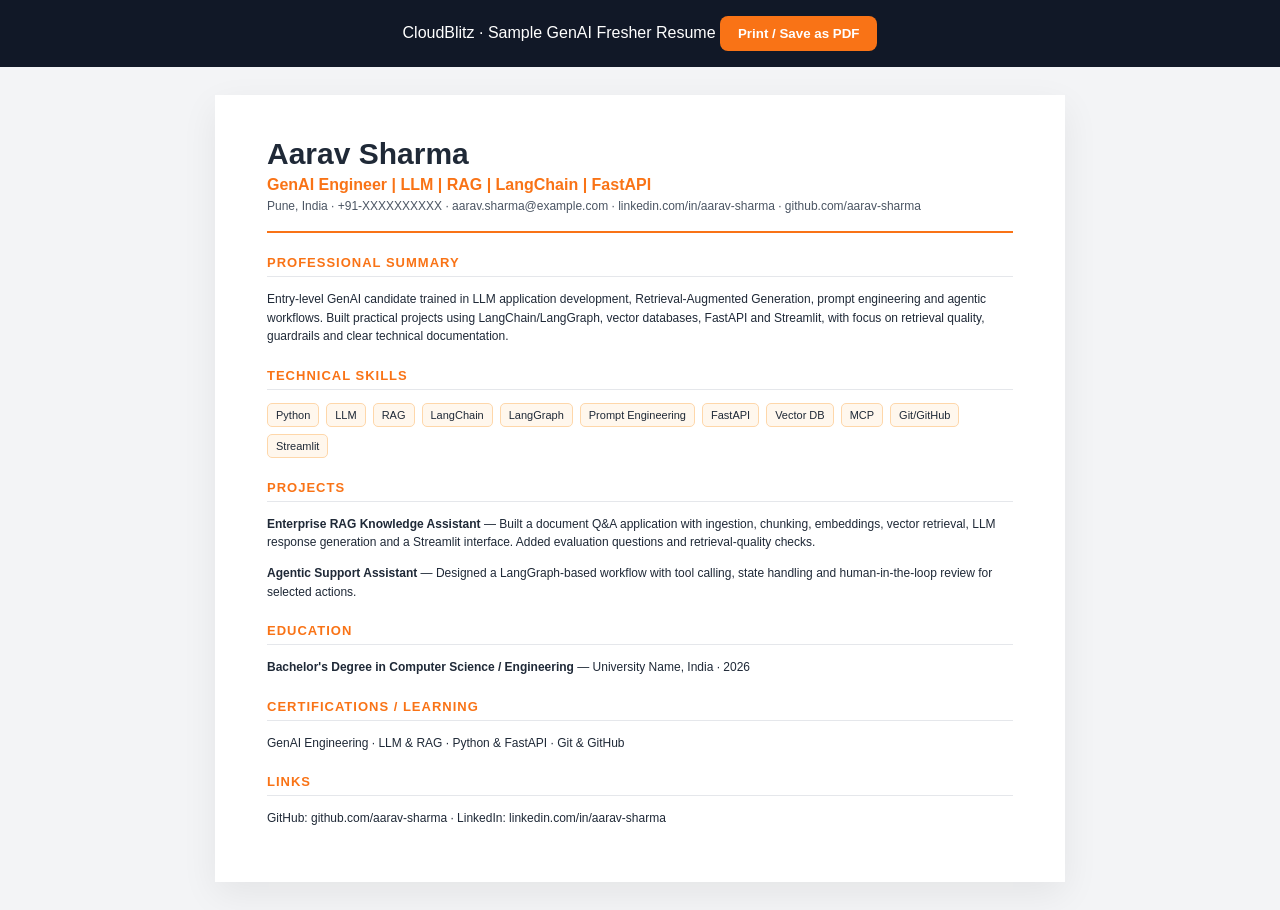
<file: assets/resumes/fresher-resume.html>
<!doctype html><html lang="en"><head><meta charset="utf-8"><meta name="viewport" content="width=device-width,initial-scale=1"><title>CloudBlitz | Sample GenAI Fresher Resume</title><style>body{margin:0;background:#f3f4f6;font-family:Arial,sans-serif;color:#1f2937}.toolbar{padding:16px;text-align:center;background:#111827;color:white}.toolbar button{background:#f97316;color:white;border:0;padding:10px 18px;border-radius:8px;font-weight:700}.resume{width:min(850px,92%);margin:28px auto;background:#fff;padding:42px 52px;box-sizing:border-box;box-shadow:0 12px 35px #0001}.head{border-bottom:2px solid #f97316;padding-bottom:18px}.head h1{margin:0;font-size:30px}.head h2{margin:5px 0;color:#f97316;font-size:16px}.contact{font-size:12px;color:#4b5563}.section{margin-top:22px}.section h3{font-size:13px;letter-spacing:1px;color:#f97316;border-bottom:1px solid #e5e7eb;padding-bottom:6px}.section p,.section li{font-size:12px;line-height:1.55}.tags{display:flex;flex-wrap:wrap;gap:7px}.tag{font-size:11px;background:#fff7ed;border:1px solid #fed7aa;padding:5px 8px;border-radius:5px}@media print{.toolbar{display:none}.resume{box-shadow:none;margin:0;width:100%;padding:30px}}</style></head><body><div class="toolbar">CloudBlitz · Sample GenAI Fresher Resume <button onclick="window.print()">Print / Save as PDF</button></div><main class="resume"><div class="head"><h1>Aarav Sharma</h1><h2>GenAI Engineer | LLM | RAG | LangChain | FastAPI</h2><div class="contact">Pune, India · +91-XXXXXXXXXX · aarav.sharma@example.com · linkedin.com/in/aarav-sharma · github.com/aarav-sharma</div></div><div class="section"><h3>PROFESSIONAL SUMMARY</h3><p>Entry-level GenAI candidate trained in LLM application development, Retrieval-Augmented Generation, prompt engineering and agentic workflows. Built practical projects using LangChain/LangGraph, vector databases, FastAPI and Streamlit, with focus on retrieval quality, guardrails and clear technical documentation.</p></div><div class="section"><h3>TECHNICAL SKILLS</h3><div class="tags"><span class="tag">Python</span><span class="tag">LLM</span><span class="tag">RAG</span><span class="tag">LangChain</span><span class="tag">LangGraph</span><span class="tag">Prompt Engineering</span><span class="tag">FastAPI</span><span class="tag">Vector DB</span><span class="tag">MCP</span><span class="tag">Git/GitHub</span><span class="tag">Streamlit</span></div></div><div class="section"><h3>PROJECTS</h3><p><b>Enterprise RAG Knowledge Assistant</b> — Built a document Q&A application with ingestion, chunking, embeddings, vector retrieval, LLM response generation and a Streamlit interface. Added evaluation questions and retrieval-quality checks.</p><p><b>Agentic Support Assistant</b> — Designed a LangGraph-based workflow with tool calling, state handling and human-in-the-loop review for selected actions.</p></div><div class="section"><h3>EDUCATION</h3><p><b>Bachelor's Degree in Computer Science / Engineering</b> — University Name, India · 2026</p></div><div class="section"><h3>CERTIFICATIONS / LEARNING</h3><p>GenAI Engineering · LLM & RAG · Python & FastAPI · Git & GitHub</p></div><div class="section"><h3>LINKS</h3><p>GitHub: github.com/aarav-sharma · LinkedIn: linkedin.com/in/aarav-sharma</p></div></main></body></html>
</file>
<file: styles.css>
@import url('https://fonts.googleapis.com/css2?family=DM+Sans:wght@400;500;600;700&family=Space+Grotesk:wght@500;600;700&display=swap');
:root{--orange:#f97316;--orange-deep:#c2410c;--peach:#fff1e7;--ink:#17191f;--muted:#68707e;--line:#e7e9ee;--paper:#fff;--bg:#f6f7f9;--dark:#14161b;--green:#16865c;--shadow:0 15px 40px #1c24300b}
*{box-sizing:border-box}html{scroll-behavior:smooth}body{margin:0;background:var(--bg);color:var(--ink);font-family:'DM Sans',Arial,sans-serif}button,input{font:inherit}button{cursor:pointer}button:disabled{opacity:.45;cursor:not-allowed}.loading{padding:40px;font-weight:700;color:var(--orange)}
.portal{min-height:100vh}.sidebar{width:258px;background:#13151a;color:#fff;padding:24px 17px;position:fixed;inset:0 auto 0 0;z-index:5;display:flex;flex-direction:column}.brand{display:flex;align-items:center;gap:11px;padding:5px 8px 25px;border-bottom:1px solid #2d3038}.logo{width:42px;height:42px;border-radius:14px;background:linear-gradient(135deg,#fb923c,#ea580c);display:grid;place-items:center;font:700 17px 'Space Grotesk';box-shadow:0 7px 18px #f9731630}.brand b{font:700 19px 'Space Grotesk';letter-spacing:-.03em}.brand small{display:block;color:#9ca3af;font-size:11px;margin-top:3px}.sidebar nav{padding-top:22px;display:grid;gap:6px}.nav{border:1px solid transparent;background:transparent;color:#aeb3bf;text-align:left;padding:12px 13px;border-radius:11px;cursor:pointer;display:flex;gap:11px;align-items:center;font-weight:600;font-size:13px}.nav-icon{width:18px;text-align:center;font-size:17px}.nav:hover,.nav.active{background:#24262d;color:#fff}.nav.active{border-color:#36323a;box-shadow:inset 3px 0 var(--orange)}.side-note{margin-top:auto;background:#1b1e24;border:1px solid #2c3039;border-radius:14px;padding:15px;color:#b8bdc8;font-size:12px;line-height:1.55}.side-note b{color:#fff;font-size:12px}.side-note p{margin:8px 0 12px}.source-mini{font-size:9px;letter-spacing:.1em;color:#fdba74;font-weight:700}.main{margin-left:258px;min-width:0}.top{min-height:88px;background:#fff;border-bottom:1px solid var(--line);display:flex;align-items:center;justify-content:space-between;gap:18px;padding:17px 38px;position:sticky;top:0;z-index:4}.top h1{font:700 19px 'Space Grotesk';margin:4px 0 0;letter-spacing:-.025em}.eyebrow{font-size:10px;letter-spacing:.12em;text-transform:uppercase;color:#8a8f99;font-weight:700}.top-actions,.actions{display:flex;gap:9px;align-items:center}.content{max-width:1450px;margin:auto;padding:32px 38px 56px}.primary,.outline,.text-btn,.check,.phase-tabs button{border-radius:10px;padding:11px 14px;border:1px solid var(--line);cursor:pointer;font-size:12px;font-weight:700;transition:transform .18s ease,background .18s ease,border-color .18s ease}.primary{background:var(--orange);border-color:var(--orange);color:#fff;box-shadow:0 5px 12px #f973161a}.primary:hover{background:#ea580c;transform:translateY(-1px)}.outline{background:#fff;color:var(--ink)}.outline:hover{border-color:#c1c5cd}.text-btn{border:0;background:none;color:var(--orange);padding-right:0}.primary span,.text-btn span,.quick-card button span{margin-left:5px}.tag{display:inline-flex;background:#fff0e6;color:#c2410c;padding:7px 10px;border-radius:999px;font-size:9px;font-weight:800;letter-spacing:.11em}.hero{min-height:370px;border-radius:25px;padding:43px 44px;background:linear-gradient(116deg,#17191f 0%,#25272e 64%,#3b2418 100%);color:#fff;display:grid;grid-template-columns:1.24fr .76fr;gap:10px;overflow:hidden;position:relative;isolation:isolate}.hero:after{content:'';position:absolute;inset:auto -110px -280px auto;width:500px;height:500px;border-radius:50%;background:#f9731613;filter:blur(7px);z-index:-1}.hero h2{font:700 clamp(38px,4.4vw,59px)/1.04 'Space Grotesk';letter-spacing:-.055em;max-width:700px;margin:18px 0 14px}.hero p{color:#c8cbd2;max-width:580px;line-height:1.75;font-size:14px}.hero .tag{background:#f9731629;color:#fdba74}.hero-art{position:relative;min-height:260px}.orb{position:absolute;width:160px;height:160px;border-radius:50%;background:radial-gradient(circle at 32% 25%,#fed7aa,#f97316 46%,#9a3412);display:grid;place-items:center;font:700 54px 'Space Grotesk';right:75px;top:48px;box-shadow:0 0 75px #f9731645,inset -12px -14px 25px #7c2d1240}.orbit{position:absolute;border:1px solid #fdba744d;border-radius:50%;width:270px;height:175px;right:20px;top:41px;transform:rotate(-24deg)}.orbit-two{width:230px;height:200px;right:40px;top:29px;transform:rotate(47deg);border-color:#fdba742b}.float{position:absolute;background:#fff;color:#17191f;border-radius:11px;padding:9px 12px;font-size:11px;font-weight:800;box-shadow:0 12px 30px #0004}.f1{right:25px;top:13px}.f2{right:4px;bottom:44px}.f3{left:2px;top:55px}.f4{left:12px;bottom:25px}.art-caption{position:absolute;right:12px;bottom:0;font-size:8px;letter-spacing:.18em;color:#c9a58d;font-weight:700}.hero-foot{display:flex;flex-wrap:wrap;gap:17px;margin-top:28px;color:#b7bac2;font-size:10px}.hero-foot i{display:inline-block;width:6px;height:6px;border-radius:50%;background:#fb923c;margin-right:5px}.stats{display:grid;grid-template-columns:repeat(4,1fr);gap:13px;margin:17px 0 38px}.stats>div{background:#fff;border:1px solid var(--line);border-radius:15px;padding:16px 18px;display:grid;grid-template-columns:35px 1fr;column-gap:12px;align-items:center;box-shadow:var(--shadow)}.stat-icon{grid-row:span 2;width:34px;height:34px;border-radius:10px;background:var(--peach);color:var(--orange-deep);display:grid;place-items:center;font-size:16px}.stats b{display:block;font:700 22px 'Space Grotesk';letter-spacing:-.04em}.stats span:last-child{color:var(--muted);font-size:10px}.section{margin:36px 0}.section-head{display:flex;justify-content:space-between;align-items:end;gap:20px;margin-bottom:16px}.section-head h3{font:700 25px 'Space Grotesk';letter-spacing:-.04em;margin:6px 0}.section-head p{margin:5px 0 0;color:var(--muted);font-size:12px;line-height:1.6}.roadmap{display:grid;grid-template-columns:repeat(5,1fr);gap:11px}.road{border:1px solid var(--line);background:#fff;border-radius:15px;padding:15px;text-align:left;min-height:177px;display:flex;flex-direction:column;gap:9px;align-items:flex-start;box-shadow:var(--shadow);transition:transform .18s ease,border-color .18s ease}.road:hover{transform:translateY(-3px);border-color:#fdba74}.road-no{width:32px;height:32px;border-radius:10px;background:var(--peach);color:var(--orange-deep);display:grid;place-items:center;font:700 12px 'Space Grotesk'}.road b{display:block;font-size:12px;line-height:1.4;margin-bottom:5px}.road small{color:var(--muted);line-height:1.45;font-size:10px;display:-webkit-box;-webkit-line-clamp:3;-webkit-box-orient:vertical;overflow:hidden}.road em{font-style:normal;color:var(--orange-deep);font-size:10px;font-weight:700;margin-top:auto}.road em span{padding-left:4px}.quick{display:grid;grid-template-columns:repeat(3,1fr);gap:13px}.quick-card{border-radius:18px;padding:23px;min-height:215px}.quick-card>span{font-size:9px;font-weight:800;letter-spacing:.11em;opacity:.74}.quick-card h3{font:700 22px 'Space Grotesk';letter-spacing:-.03em;margin:18px 0 8px}.quick-card p{font-size:12px;line-height:1.65;margin-bottom:20px}.quick-card button{border:0;background:none;padding:0;font-size:11px;font-weight:800;cursor:pointer}.quick-card.orange{background:#ffedd5;color:#54220a}.quick-card.dark{background:#1a1c22;color:#fff}.quick-card.dark p{color:#bfc2ca}.quick-card.light{background:#fff;border:1px solid var(--line)}.page-head{margin-bottom:24px}.page-head h2{font:700 42px/1.12 'Space Grotesk';letter-spacing:-.05em;margin:12px 0}.page-head p{color:var(--muted);max-width:760px;line-height:1.7;font-size:13px}.search{max-width:470px;background:#fff;border:1px solid var(--line);border-radius:11px;padding:0 12px;display:flex;align-items:center;margin-top:19px;box-shadow:var(--shadow)}.search>span{font-size:22px;color:var(--orange);margin-right:6px}.search input{border:0;outline:0;padding:13px 5px;width:100%;background:transparent;font-size:12px}.search kbd{border:1px solid #e3e4e8;background:#f8f8f9;padding:2px 6px;border-radius:5px;font-size:10px;color:#8c919a}.result-meta{font-size:11px;color:var(--muted);margin:-8px 0 13px}.day-grid{display:grid;gap:13px}.day-card{background:#fff;border:1px solid var(--line);border-radius:18px;padding:22px;display:grid;grid-template-columns:52px 1fr 145px;gap:18px;box-shadow:var(--shadow)}.day-card.selected{border-color:#fdba74}.day-no{font:700 30px 'Space Grotesk';color:#dedfe4;letter-spacing:-.06em}.day-copy h3{font:700 21px/1.25 'Space Grotesk';letter-spacing:-.03em;margin:5px 0 10px}.day-copy ul,.project-card ul{padding-left:17px;color:#5e6572;line-height:1.7;font-size:12px;margin:10px 0}.day-copy li+li,.project-card li+li{margin-top:2px}.outcome{border-left:3px solid var(--orange);padding:10px 12px;background:#fff9f4;margin-top:12px;font-size:11px;line-height:1.55}.outcome b{display:block;color:var(--orange-deep);margin-bottom:3px}.outcome span{color:#555d69}.day-actions{display:flex;flex-direction:column;gap:8px;align-self:start}.day-actions button{white-space:nowrap}.check{background:#fff;color:#68707d;font-size:10px}.check:hover{border-color:#fdba74;color:var(--orange-deep)}.empty{padding:35px;background:#fff;border:1px solid var(--line);border-radius:15px;color:var(--muted)}.trainer-page{background:#fff;border:1px solid var(--line);border-radius:21px;overflow:hidden;box-shadow:var(--shadow)}.trainer-top{padding:30px 32px;display:flex;justify-content:space-between;align-items:center;gap:25px;background:linear-gradient(135deg,#fff5eb,#fff 88%)}.trainer-top h2{font:700 36px/1.12 'Space Grotesk';letter-spacing:-.045em;margin:9px 0}.trainer-top p{color:var(--muted);font-size:12px;line-height:1.6;max-width:650px}.trainer-label{margin-top:16px;color:var(--orange-deep);font-size:11px;font-weight:800}.trainer-label span{color:#b0b3ba;padding:0 4px}.trainer-progress{min-width:170px}.trainer-progress b{font:700 30px 'Space Grotesk';display:block;color:var(--orange)}.trainer-progress b small{font-size:14px}.trainer-progress>span{font-size:10px;color:var(--muted)}.trainer-progress div{height:7px;background:#eceef1;border-radius:20px;margin-top:15px;overflow:hidden}.trainer-progress i{display:block;height:100%;background:linear-gradient(90deg,#fb923c,#ea580c);border-radius:20px}.trainer-grid{display:grid;grid-template-columns:minmax(0,1fr) 285px;border-top:1px solid var(--line)}.lesson{padding:28px 30px}.lesson-heading{display:flex;justify-content:space-between;align-items:center;gap:12px;margin-bottom:15px}.lesson h3,.trainer-side h3{font:700 21px 'Space Grotesk';margin:6px 0}.lesson-list{border-top:1px solid var(--line)}.lesson-row{display:flex;gap:13px;padding:15px 0;border-bottom:1px solid var(--line);align-items:flex-start;cursor:pointer}.lesson-check{margin:4px 0 0;accent-color:var(--orange);flex-shrink:0}.lesson-number{color:var(--orange-deep);font-size:10px;font-weight:800;padding-top:3px}.lesson-row p{margin:0;line-height:1.6;font-size:12px;color:#3f4652}.teaching-flow{margin-top:22px;padding:14px;border-radius:12px;background:#f6f7f8}.teaching-flow>b{display:block;font-size:10px;color:var(--muted);margin-bottom:10px}.teaching-flow>div{display:flex;gap:7px;flex-wrap:wrap;align-items:center}.teaching-flow span{background:#fff;border:1px solid var(--line);padding:8px 9px;border-radius:8px;font-size:10px;font-weight:700}.teaching-flow i{color:var(--orange);font-style:normal}.trainer-side{background:#15171c;color:#fff;padding:23px}.trainer-side>.eyebrow{color:#a4a8b0}.trainer-side h3{margin:9px 0 15px}.mini-days{display:grid;grid-template-columns:1fr 1fr;gap:7px;max-height:430px;overflow:auto;padding-right:2px}.mini-days button{border:1px solid #30333b;background:#20232a;color:#d7dae0;border-radius:9px;padding:9px;text-align:left;min-width:0}.mini-days button.active{background:#3a281d;border-color:#9a4c24;color:#fff}.mini-day-no{display:block;color:#fdba74;font-size:10px;font-weight:800;margin-bottom:5px}.mini-days small{display:block;font-size:9px;line-height:1.35;opacity:.9}.mini-days em{display:block;font-style:normal;color:#86efac;font-size:9px;margin-top:5px}.trainer-nav{display:flex;gap:7px;margin-top:15px}.trainer-nav .outline,.trainer-nav .primary{flex:1;padding:10px 8px;font-size:10px}.phase-tabs{display:flex;gap:7px;flex-wrap:wrap;margin-top:18px}.phase-tabs button{background:#fff}.phase-tabs button.active{background:var(--orange);color:#fff;border-color:var(--orange)}.phase-tabs button span{opacity:.7;font-size:10px;margin-left:4px}.project-summary{display:grid;grid-template-columns:repeat(4,1fr);gap:10px;margin:24px 0 28px}.project-summary>div{background:#fff;border:1px solid var(--line);border-radius:13px;padding:15px}.project-summary span{display:block;color:var(--orange-deep);font-size:9px;font-weight:800;letter-spacing:.1em}.project-summary b{display:block;font:700 19px 'Space Grotesk';margin:7px 0 3px}.project-summary small{font-size:10px;color:var(--muted)}.project-timeline{max-width:1000px;margin:auto}.project-timeline article{display:grid;grid-template-columns:148px 22px minmax(0,1fr);gap:13px;position:relative;padding-bottom:15px}.phase{font-size:10px;font-weight:800;color:var(--orange-deep);text-transform:uppercase;padding-top:20px;line-height:1.4}.project-dot{width:11px;height:11px;border-radius:50%;background:var(--orange);margin-top:23px;position:relative;box-shadow:0 0 0 5px #fff0e6}.project-timeline article:not(:last-child) .project-dot:after{content:'';position:absolute;top:12px;left:4px;width:3px;height:calc(100% + 28px);background:#fed7aa}.project-card{background:#fff;border:1px solid var(--line);border-radius:15px;padding:18px 20px}.project-index{font-size:10px;color:#9ca3af;font-weight:800}.project-card h3{font:700 19px/1.3 'Space Grotesk';letter-spacing:-.025em;margin:6px 0}.resource-grid{display:grid;grid-template-columns:repeat(3,1fr);gap:13px}.resource-grid article{background:#fff;border:1px solid var(--line);border-radius:16px;padding:22px;min-height:205px;box-shadow:var(--shadow)}.resource-icon{display:grid;place-items:center;width:35px;height:35px;border-radius:11px;background:var(--peach);color:var(--orange-deep);font:700 11px 'Space Grotesk';margin-bottom:17px}.resource-grid b{color:var(--orange-deep);font-size:9px;letter-spacing:.1em}.resource-grid h3{font:700 19px/1.3 'Space Grotesk';margin:9px 0}.resource-grid p{color:var(--muted);font-size:11px;line-height:1.65}.resource-day{display:inline-block;margin-top:7px;font-size:9px;font-weight:700;color:#777e89;background:#f6f7f8;padding:6px 8px;border-radius:6px}footer{padding:18px 38px;color:#969ba5;font-size:10px;border-top:1px solid var(--line);background:#fff}footer strong{color:#545a65}
@media(max-width:1200px){.roadmap{grid-template-columns:repeat(3,1fr)}.hero{grid-template-columns:1fr .65fr;padding:36px 34px}.orb{right:35px}.orbit{right:-8px}.orbit-two{right:10px}.stats>div{padding:14px}.content{padding:27px}.top{padding:16px 27px}}
@media(max-width:1000px){.sidebar{width:220px}.main{margin-left:220px}.roadmap,.quick{grid-template-columns:repeat(2,1fr)}.hero{grid-template-columns:1fr}.hero-art{display:none}.stats{grid-template-columns:repeat(2,1fr)}.resource-grid{grid-template-columns:repeat(2,1fr)}.day-card{grid-template-columns:44px minmax(0,1fr)}.day-actions{grid-column:2;flex-direction:row}.trainer-grid{grid-template-columns:minmax(0,1fr) 250px}}
@media(max-width:760px){.sidebar{position:static;width:100%;padding:12px 12px 10px}.brand{padding:3px 5px 12px}.brand small{font-size:10px}.sidebar nav{display:flex;overflow-x:auto;padding-top:10px;gap:5px}.nav{white-space:nowrap;padding:10px;font-size:11px;gap:7px}.nav-icon{font-size:14px;width:auto}.side-note{display:none}.main{margin-left:0}.top{position:static;padding:15px 18px;align-items:flex-start}.top h1{font-size:16px;max-width:250px}.top-actions{display:none}.content{padding:18px 14px 35px}.hero{padding:29px 22px;min-height:0;border-radius:20px}.hero h2{font-size:39px}.hero p{font-size:12px}.actions{flex-wrap:wrap}.hero-foot{gap:10px;display:grid}.stats{gap:8px;margin:12px 0 30px}.stats>div{padding:13px;grid-template-columns:30px 1fr;column-gap:8px}.stat-icon{width:29px;height:29px}.stats b{font-size:18px}.stats span:last-child{font-size:9px}.section{margin:29px 0}.section-head{align-items:flex-start}.section-head h3{font-size:22px}.section-head p{max-width:280px}.roadmap,.quick,.resource-grid,.stats,.project-summary{grid-template-columns:1fr}.road{min-height:0;display:grid;grid-template-columns:37px 1fr;align-items:start}.road-no{grid-row:span 2}.road em{margin-top:7px}.quick-card{min-height:0}.page-head h2{font-size:33px}.page-head p{font-size:12px}.day-card{grid-template-columns:33px minmax(0,1fr);padding:15px;gap:10px}.day-no{font-size:23px}.day-copy h3{font-size:18px}.day-copy ul{font-size:11px;padding-left:15px}.day-actions{grid-column:1/-1;flex-direction:row;flex-wrap:wrap}.day-actions button{flex:1}.trainer-top{display:block;padding:22px}.trainer-top h2{font-size:29px}.trainer-progress{margin-top:20px}.trainer-grid{grid-template-columns:1fr}.trainer-side{order:-1;padding:17px}.mini-days{grid-template-columns:repeat(3,1fr);max-height:260px}.lesson{padding:19px 16px}.lesson-heading{align-items:flex-start;flex-direction:column}.lesson-row{gap:9px}.lesson-row p{font-size:11px}.teaching-flow>div{gap:5px}.teaching-flow span{font-size:9px}.phase-tabs button{font-size:10px;padding:9px}.project-timeline article{grid-template-columns:1fr;gap:4px}.project-dot{display:none}.phase{padding-top:6px}.project-card{padding:15px}.project-timeline article:not(:last-child) .project-dot:after{display:none}footer{padding:16px;font-size:9px}}
@media(prefers-reduced-motion:reduce){*,*::before,*::after{scroll-behavior:auto!important;transition:none!important}}
</file>
<file: enhancements.css>
/* CloudBlitz GenAI Portal enhancements */
.journey{display:grid;grid-template-columns:1fr auto 1fr auto 1fr auto 1fr;gap:10px;align-items:stretch}.journey>div{background:#fff;border:1px solid var(--line);border-radius:16px;padding:18px;display:flex;flex-direction:column;gap:6px;box-shadow:var(--shadow)}.journey b{color:var(--orange);font:700 12px 'Space Grotesk'}.journey strong{font:700 18px 'Space Grotesk'}.journey span{color:var(--muted);font-size:11px;line-height:1.5}.journey>i{display:grid;place-items:center;color:var(--orange);font-style:normal;font-size:20px}.profile-day{border-color:#fdba74!important;box-shadow:0 12px 35px #f9731612!important}.practical{display:flex;gap:6px;flex-wrap:wrap;margin-top:13px;padding:11px;background:#fff7ef;border:1px solid #fed7aa;border-radius:10px}.practical b{width:100%;font-size:9px;letter-spacing:.1em;color:var(--orange-deep)}.practical span{font-size:9px;font-weight:700;background:#fff;padding:6px 8px;border-radius:7px;border:1px solid #f4d5bd;color:#75421e}.trainer-callout{margin-top:22px;padding:16px;border:1px solid #fed7aa;background:#fff7ef;border-radius:13px}.trainer-callout b{font-size:11px;color:var(--orange-deep)}.trainer-callout p{font-size:11px;line-height:1.6;color:#5f6671;margin:7px 0 12px}.resource-link{display:inline-block!important;text-decoration:none;margin-top:10px}.sample-warning{margin-top:18px;padding:12px 15px;border:1px solid #fed7aa;background:#fff7ed;color:#9a3412;border-radius:11px;font-size:11px;font-weight:700;max-width:950px}.resource-section{margin-top:30px}.resource-title{margin-bottom:14px}.resource-title h3{margin:5px 0;font:700 25px 'Space Grotesk'}.resource-title p{color:var(--muted);max-width:800px;line-height:1.6}.template-grid{display:grid;grid-template-columns:repeat(2,minmax(0,1fr));gap:16px}.template-card{background:#fff;border:1px solid var(--line);border-radius:18px;overflow:hidden;box-shadow:var(--shadow);transition:.18s}.template-card:hover{transform:translateY(-3px);border-color:#fdba74}.template-preview{height:180px;padding:22px;display:flex;flex-direction:column;justify-content:space-between}.dark-preview{background:linear-gradient(135deg,#17191d,#35383e);color:#fff;position:relative}.dark-preview span,.dark-preview small{color:#cbd5e1;font-size:10px}.clean-preview{background:#fff;padding:35px;color:#111;border-bottom:4px solid var(--orange)}.clean-preview strong{font-size:22px}.clean-preview span{font-size:10px;color:#c2410c;font-weight:700}.exec-preview{background:linear-gradient(135deg,#f8fafc,#fff7ed);border-bottom:4px solid #f97316}.exec-preview strong{font-size:23px}.exec-preview span{color:#c2410c;font-weight:700}.ats-preview{background:#fff;border:10px solid #f3f4f6;justify-content:center;gap:12px}.ats-preview strong{font-size:20px}.ats-preview span{color:#c2410c;font-weight:700;font-size:10px}.ats-preview small{font-size:10px;color:#6b7280}.template-body{padding:18px}.template-badge{font-size:9px;letter-spacing:.12em;font-weight:800;color:#c2410c}.template-body h4{margin:6px 0;font:700 18px 'Space Grotesk'}.template-body p{font-size:11px;color:var(--muted);line-height:1.55;min-height:35px}.profile-builder{display:grid;grid-template-columns:1.45fr .75fr;gap:18px}.builder-form,.profile-result,.check-panel{background:#fff;border:1px solid var(--line);border-radius:18px;padding:22px;box-shadow:var(--shadow)}.builder-form{display:grid;grid-template-columns:1fr 1fr;gap:14px}.builder-form label{font-size:10px;font-weight:800;color:#4b5563;display:flex;flex-direction:column;gap:6px}.builder-form label:nth-child(3),.builder-form label:nth-child(4),.builder-form label:nth-child(5),.builder-actions{grid-column:1/-1}.builder-form input,.builder-form textarea{border:1px solid #e5e7eb;border-radius:10px;padding:11px 12px;font:500 12px 'DM Sans';outline:none}.builder-form input:focus,.builder-form textarea:focus{border-color:#fb923c;box-shadow:0 0 0 3px #f9731612}.builder-form textarea{min-height:88px;resize:vertical}.builder-actions{display:flex;gap:10px}.profile-result{background:linear-gradient(145deg,#17191d,#25282d);color:#fff}.big-score{display:block;font:700 54px 'Space Grotesk';margin:7px 0}.score-bar{height:9px;background:#ffffff18;border-radius:20px;overflow:hidden}.score-bar i{display:block;height:100%;background:#fb923c}.profile-result p{color:#cbd5e1;font-size:11px;line-height:1.6}.score-pills{display:flex;gap:6px;flex-wrap:wrap;margin:16px 0}.score-pills span{padding:6px 8px;background:#ffffff10;border:1px solid #ffffff18;border-radius:8px;font-size:9px}.preview-box{background:#fff;color:#111;border-radius:13px;padding:15px}.preview-box strong,.preview-box span,.preview-box p,.preview-box small{display:block}.preview-box span{font-size:10px;color:#c2410c;font-weight:800;margin-top:3px}.preview-box p{font-size:10px;color:#6b7280}.preview-box small{font-size:9px;color:#374151}.check-panel{max-width:1000px}.check-score{display:grid;grid-template-columns:auto 1fr;gap:2px 12px;margin-bottom:12px;align-items:center}.check-score b{font:700 34px 'Space Grotesk';color:#15803d}.check-score span{font-size:10px;color:var(--muted)}.check-score>div{grid-column:1/-1;height:9px;background:#e5e7eb;border-radius:20px;overflow:hidden;margin-top:7px}.check-score i{display:block;height:100%;background:#16a34a}.profile-check{display:grid;grid-template-columns:20px 20px 1fr;gap:9px;align-items:center;padding:12px 4px;border-top:1px solid #f0f0f0;cursor:pointer}.profile-check input{accent-color:#f97316}.profile-check>span{font-weight:800;color:#16a34a}.profile-check b,.profile-check small{display:block}.profile-check b{font-size:11px}.profile-check small{font-size:10px;color:var(--muted);margin-top:2px}.linkedin-studio{border-top:4px solid #0a66c2}.screenshot-grid{display:grid;grid-template-columns:repeat(3,minmax(0,1fr));gap:15px}.shot{border:1px solid var(--line);background:#fff;border-radius:15px;padding:10px;text-align:left;box-shadow:var(--shadow);transition:.18s}.shot:hover{transform:translateY(-3px);border-color:#fdba74}.shot img{display:block;width:100%;aspect-ratio:16/10;object-fit:cover;border-radius:9px;background:#f4f5f7}.shot b{display:block;margin:11px 4px 3px;font-size:11px}.shot span{display:block;margin:0 4px 4px;color:var(--muted);font-size:10px}.alignment{display:grid;grid-template-columns:repeat(4,1fr);gap:12px}.alignment>div{background:#fff;border:1px solid var(--line);border-radius:15px;padding:17px;display:flex;flex-direction:column;gap:5px}.alignment b{color:var(--orange);font:700 11px 'Space Grotesk'}.alignment strong{font:700 16px 'Space Grotesk'}.alignment span{color:var(--muted);font-size:10px;line-height:1.5}.shot-modal{position:fixed;inset:0;background:#101116e8;z-index:30;display:grid;place-items:center;padding:35px}.shot-modal img{max-width:min(1100px,94vw);max-height:82vh;background:#fff;border-radius:12px}.shot-modal strong{position:absolute;bottom:18px;color:#fff;font-size:12px}.shot-close{position:absolute;top:18px;right:22px;border:0;background:#fff;color:#111;width:40px;height:40px;border-radius:50%;font-size:24px}footer{padding:20px 38px;border-top:1px solid var(--line);color:#8a8f99;font-size:10px}footer strong{color:#c2410c}@media(max-width:1100px){.journey{grid-template-columns:1fr 1fr}.journey>i{display:none}.alignment{grid-template-columns:1fr 1fr}.screenshot-grid{grid-template-columns:repeat(2,1fr)}.template-grid{grid-template-columns:1fr}.profile-builder{grid-template-columns:1fr}}@media(max-width:800px){.sidebar{position:relative;width:100%;height:auto;inset:auto;padding:14px}.sidebar nav{grid-template-columns:repeat(2,1fr);padding-top:12px}.side-note{display:none}.main{margin-left:0}.top{padding:14px 18px;position:relative}.top-actions{display:none}.content{padding:22px 18px 40px}.hero{grid-template-columns:1fr;padding:30px 25px}.hero-art{min-height:190px}.orb{width:120px;height:120px;right:50%;transform:translateX(50%);top:25px;font-size:40px}.roadmap,.quick,.stats{grid-template-columns:1fr 1fr}.day-card{grid-template-columns:42px 1fr}.day-actions{grid-column:2;flex-direction:row}.trainer-grid{grid-template-columns:1fr}.trainer-side{order:-1}.journey{grid-template-columns:1fr}.screenshot-grid,.alignment{grid-template-columns:1fr}.page-head h2{font-size:34px}.builder-form{grid-template-columns:1fr}.builder-form label:nth-child(3),.builder-form label:nth-child(4),.builder-form label:nth-child(5),.builder-actions{grid-column:auto}}@media(max-width:520px){.sidebar nav{grid-template-columns:1fr}.stats,.roadmap,.quick{grid-template-columns:1fr}.day-card{grid-template-columns:1fr}.day-actions{grid-column:auto;flex-direction:column}.trainer-top{padding:22px;align-items:flex-start;flex-direction:column}.lesson{padding:22px}.page-head h2{font-size:30px}.hero h2{font-size:38px}.template-preview{height:150px}}
</file>
